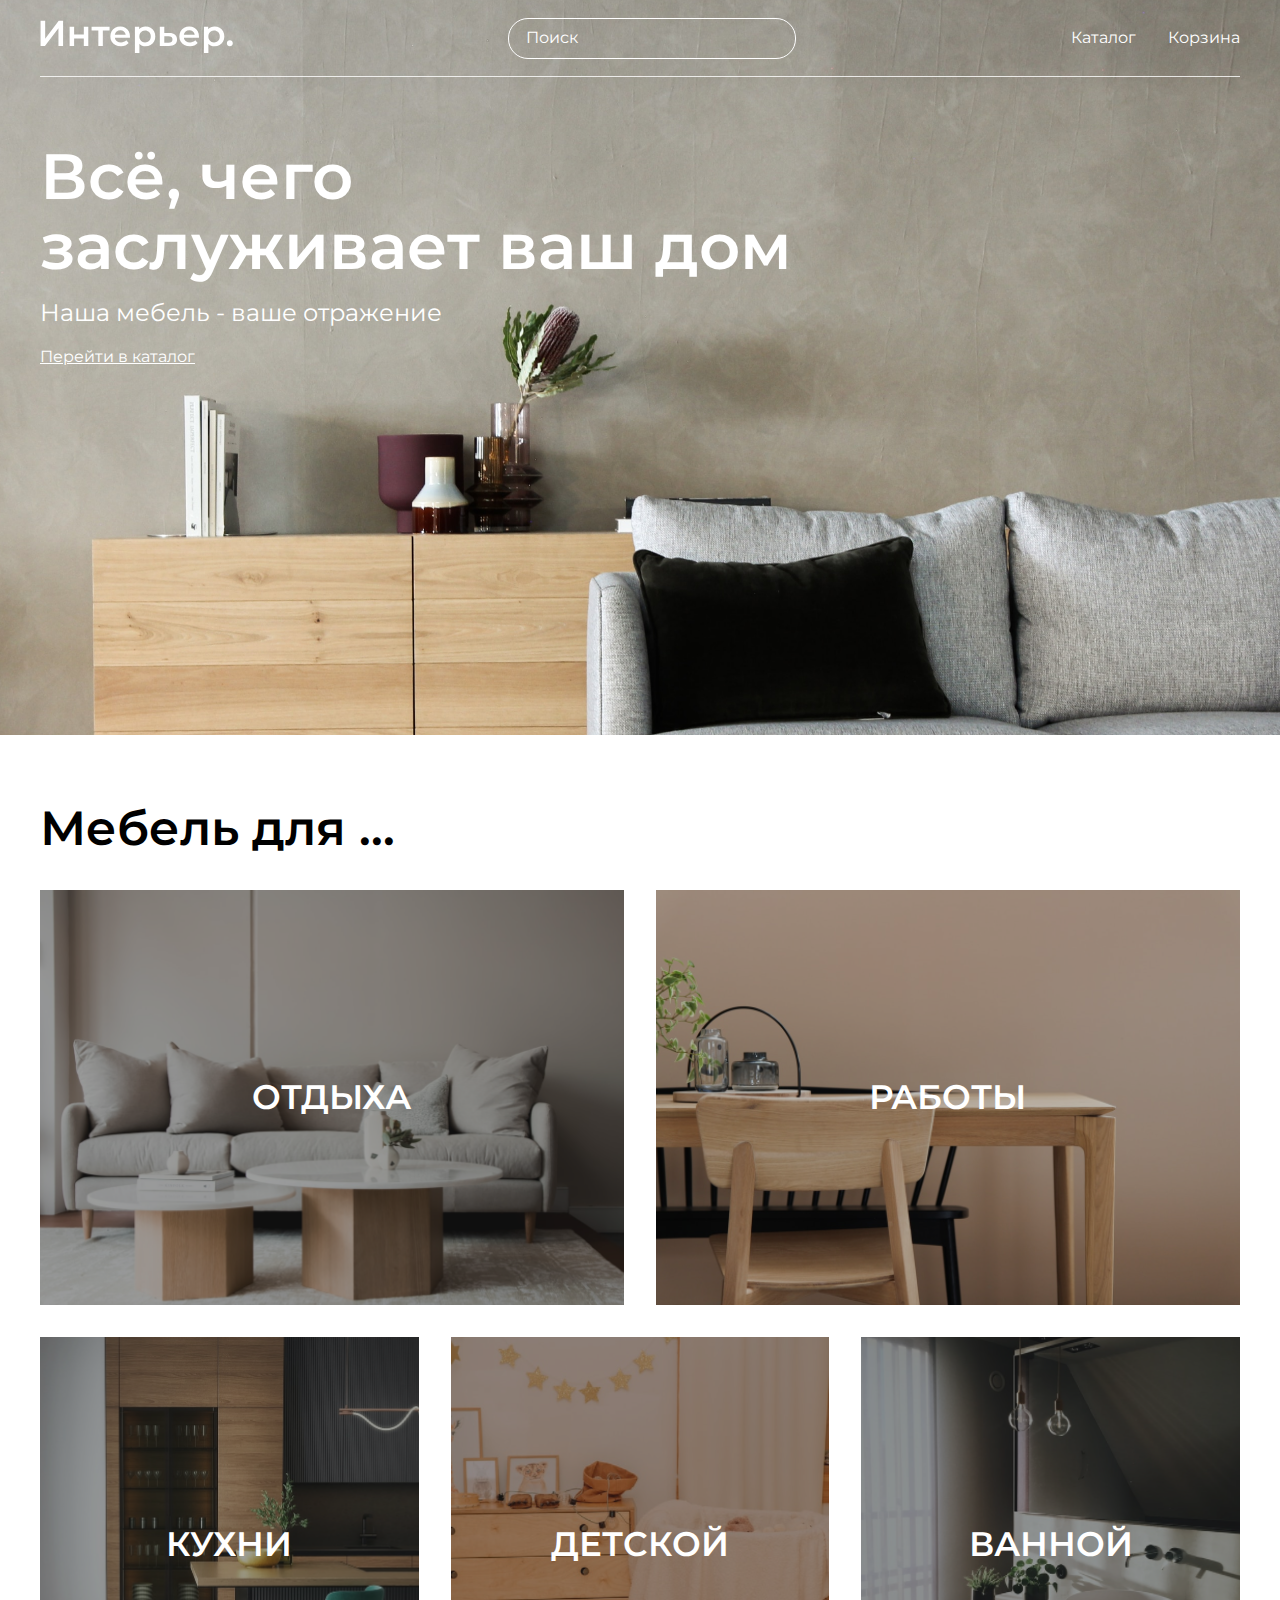
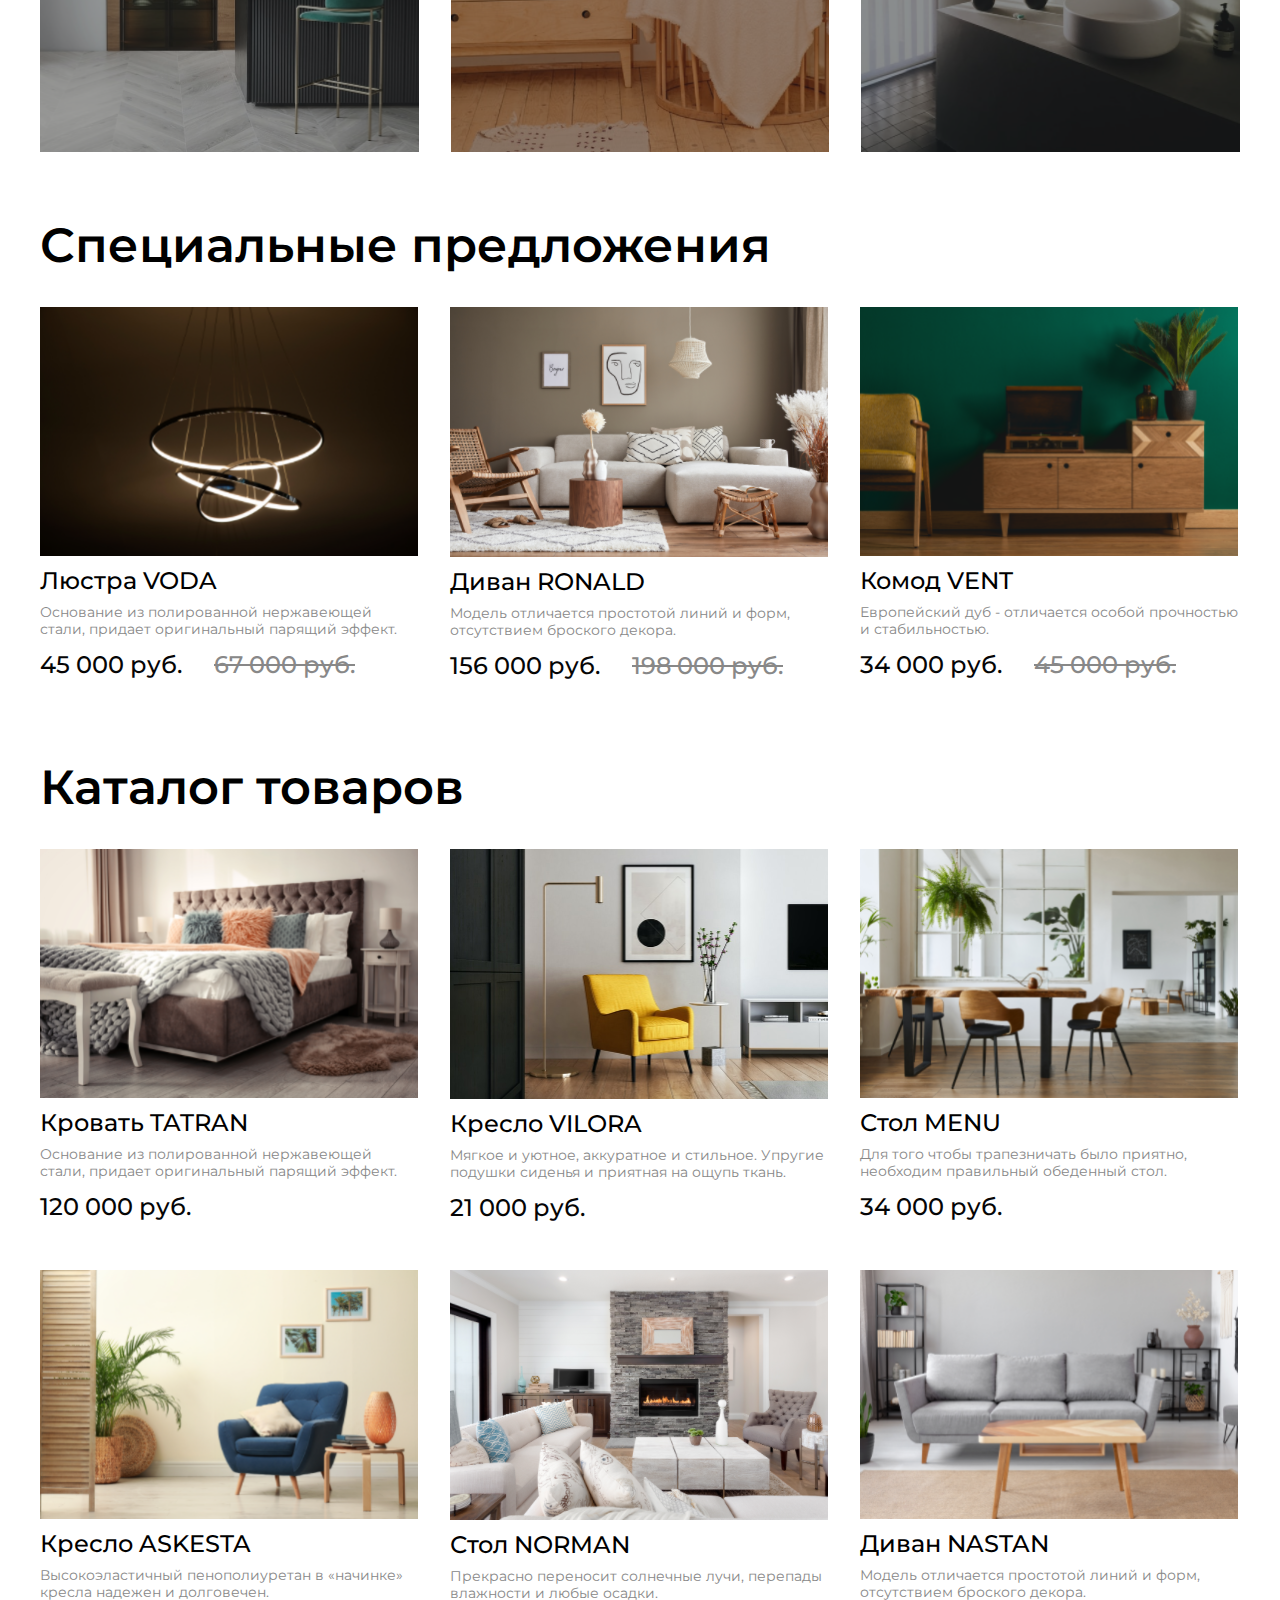
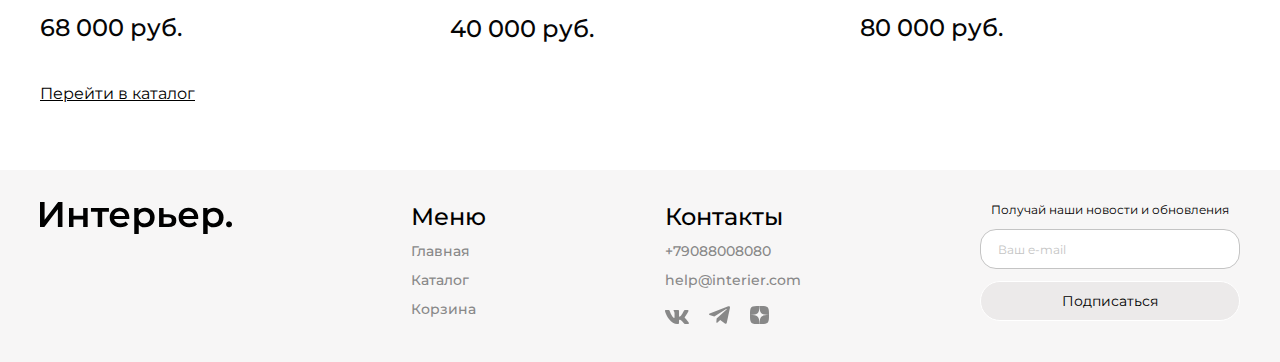
<file: index.html>
<!DOCTYPE html>
<html lang="en">

<head>
    <meta charset="UTF-8">
    <meta name="viewport" content="width=device-width, initial-scale=1.0">
    <title>Online shop</title>
    <link rel="preconnect" href="https://fonts.googleapis.com">
    <link rel="preconnect" href="https://fonts.gstatic.com" crossorigin>
    <link href="https://fonts.googleapis.com/css2?family=Montserrat:ital,wght@0,100..900;1,100..900&display=swap"
        rel="stylesheet">
    <link rel="stylesheet" href="./CSS/style.css">
</head>

<body>
    <section class="top top--main center">
        <header class="top__header">
            <a href="index.html"><img class="top__img" src="./images/logo.svg" alt="Логотип нашей компании"></a>
            <input class="top__search" type="text" placeholder="Поиск">
            <nav>
                <ul class="menu">
                    <li><a class="menu__links" href="catalog.html">Каталог</a></li>
                    <li class="menu__item">
                        <a class="menu__links" href="./cart.html">Корзина</a>
                        <div class="cart-window">
                            <div class="cart-window__bridge"></div>


                            <article class="cart-window__product">
                                <div class="cart-product">
                                    <div><img class="cart-product__img" src="./images/cart/product1.jpeg"
                                            alt="Стол MENU"></div>
                                    <div class="cart-product__description">
                                        <h2 class="cart-product__name">Стол MENU</h2>
                                        <p class="cart-product__price">34 000 руб.</p>
                                        <div class="cart-product__buttons">
                                            <button class="cart-product__button">Избранные</button>
                                            <button class="cart-product__button">Удалить</button>
                                        </div>
                                    </div>
                                </div>
                                <div class="cart-window__count-box">
                                    <input id="numberInput1" type="number" value="1" min="0" name="numberInput1"
                                        class="cart-window__count">



                                    <button class="cart-window__count-up" onclick="numberInput1.stepUp()">
                                        <img src="./images/cart/valueUp.svg" alt="value-up">
                                    </button>



                                    <button class="cart-window__count-down" onclick="numberInput1.stepDown()">
                                        <img src="./images/cart/valueDown.svg" alt="value-down">
                                    </button>
                                </div>
                            </article>
                            <!-- Второй продукт -->
                            <article class="cart-window__product up">
                                <div class="cart-product">
                                    <div><img class="cart-product__img" src="./images/cart/product2.jpeg"
                                            alt="Стол MENU"></div>
                                    <div class="cart-product__description">
                                        <h2 class="cart-product__name">Диван NASTAN</h2>
                                        <p class="cart-product__price">80 000 руб.</p>
                                        <div class="cart-product__buttons">
                                            <button class="cart-product__button">Избранные</button>
                                            <button class="cart-product__button">Удалить</button>
                                        </div>
                                    </div>
                                </div>
                                <div class="cart-window__count-box">
                                    <input id="numberInput2" type="number" value="1" min="0" name="numberInput1"
                                        class="cart-window__count">
                                    <button class="cart-window__count-up" onclick="numberInput2.stepUp()">
                                        <img src="./images/cart/valueUp.svg" alt="value-up">
                                    </button>
                                    <button class="cart-window__count-down" onclick="numberInput2.stepDown()">
                                        <img src="./images/cart/valueDown.svg" alt="value-down">
                                    </button>
                                </div>
                            </article>
                            <div class="cart-window__box">
                                <div class="cart-window__total">
                                    <p class="cart-window__total-heading">Итого:</p>
                                    <p class="cart-window__total-price">114 000 руб.</p>
                                </div>
                                <button class="cart-window__checkout">
                                    <a class="cart-window__checkout-link" href="cart.html">Оформить заказ</a>
                                </button>
                            </div>

                        </div>
                    </li>
                </ul>
            </nav>
            <div class="top__menu-mobile">
                <a href="index.html"><img src="./images/search.svg" alt="search"></a>
                <a href="catalog.html"><img src="./images/catalog.svg" alt="catalog"></a>
                <a href="cart.html"><img src="./images/cart.svg" alt="cart"></a>
            </div>
        </header>

        <!--Слоган магазина-->
        <section class="slogan">
            <h1 class="slogan__head">Всё, чего заслуживает ваш дом</h1>
            <p class="slogan__paragraphs">Наша мебель - ваше отражение</p>
            <a class="slogan__links-catalog" href="catalog.html">Перейти в каталог</a>
        </section>
    </section>

    <section class="for-box center">
        <h2 class="for-box__heading">Мебель для ...</h2>
        <div class="for-box__cards">

            <div class="for-box__item for-box__relax for-box__big">
                <a class="for-box__legend" href="#">ОТДЫХА</a>
            </div>

            <div class="for-box__item for-box__work for-box__big">
                <a class="for-box__legend" href="#">РАБОТЫ</a>
            </div>

            <div class="for-box__item for-box__kitchen">
                <a class="for-box__legend" href="#">КУХНИ</a>
            </div>

            <div class="for-box__item for-box__kids">
                <a class="for-box__legend" href="#">ДЕТСКОЙ</a>
            </div>

            <div class="for-box__item for-box__bathroom">
                <a class="for-box__legend" href="#">ВАННОЙ</a>
            </div>

        </div>
    </section>

    <!--Товар по акции-->
    <section class="product center">
        <h2 class="product__header-so">Специальные предложения</h2>
        <div class="product__content">
            <article class="product__box">
                <img class="product__img" src="./images/Rectangle22.png" alt="Фото товара">
                <a href="#" class="product__header">Люстра VODA</a>
                <p class="product__description">Основание из полированной нержавеющей стали, придает
                    оригинальный
                    парящий эффект.</p>
                <div class="product__price-box">
                    <p class="product__price">45 000 руб.</p>
                    <p class="product__old-price">67 000 руб.</p>
                </div>
                <div class="product__icons">
                    <a href="#"><img src="./images/catalog/basic_heart_outline.svg" alt=""></a>
                    <a href="#"><img src="./images/catalog/Group4.svg" alt=""></a>
                </div>
            </article>

            <article class="product__box">
                <img class="product__img" src="./images/Rectangle23.png" alt="Фото товара">
                <a href="#" class="product__header">Диван RONALD</a>
                <p class="product__description">Модель отличается простотой линий и форм, отсутствием
                    броского декора.
                </p>
                <div class="product__price-box">
                    <p class="product__price">156 000 руб.</p>
                    <p class="product__old-price">198 000 руб.</p>
                </div>
                <div class="product__icons">
                    <a href="#"><img src="./images/catalog/basic_heart_outline.svg" alt=""></a>
                    <a href="#"><img src="./images/catalog/Group4.svg" alt=""></a>
                </div>
            </article>

            <article class="product__box">
                <img class="product__img" src="./images/Rectangle24.png" alt="Фото товара">
                <a href="#" class="product__header">Комод VENT</a>
                <p class="product__description">Европейский дуб - отличается особой прочностью и
                    стабильностью.</p>
                <div class="product__price-box">
                    <p class="product__price">34 000 руб.</p>
                    <p class="product__old-price">45 000 руб.</p>
                </div>
                <div class="product__icons">
                    <a href="#"><img src="./images/catalog/basic_heart_outline.svg" alt=""></a>
                    <a href="#"><img src="./images/catalog/Group4.svg" alt=""></a>
                </div>
            </article>

        </div>
    </section>

    <!-- Каталог товаров -->
    <section class="product center">
        <h2 class="product__header-catalog">Каталог товаров</h2>
        <div class="product__content">

            <article class="product__box">
                <img class="product__img" src="./images/Catalog1.png" alt="Фото товара">
                <a href="#" class="product__header">Кровать TATRAN</a>
                <p class="product__description">Основание из полированной нержавеющей стали, придает
                    оригинальный
                    парящий эффект.</p>
                <p class="product__price">120 000 руб.</p>
                <div class="product__icons">
                    <a href="#"><img src="./images/catalog/basic_heart_outline.svg" alt=""></a>
                    <a href="#"><img src="./images/catalog/Group4.svg" alt=""></a>
                </div>
            </article>

            <article class="product__box">
                <img class="product__img" src="./images/Catalog2.png" alt="Фото товара">
                <a href="#" class="product__header">Кресло VILORA</a>
                <p class="product__description">Мягкое и уютное, аккуратное и стильное. Упругие подушки
                    сиденья и
                    приятная на ощупь ткань.</p>
                <p class="product__price">21 000 руб.</p>
                <div class="product__icons">
                    <a href="#"><img src="./images/catalog/basic_heart_outline.svg" alt=""></a>
                    <a href="#"><img src="./images/catalog/Group4.svg" alt=""></a>
                </div>
            </article>

            <article class="product__box">
                <img class="product__img" src="./images/Catalog3.png" alt="Фото товара">
                <a href="#" class="product__header">Стол MENU</a>
                <p class="product__description">Для того чтобы трапезничать было приятно, необходим
                    правильный обеденный
                    стол.</p>
                <p class="product__price">34 000 руб.</p>
                <div class="product__icons">
                    <a href="#"><img src="./images/catalog/basic_heart_outline.svg" alt=""></a>
                    <a href="#"><img src="./images/catalog/Group4.svg" alt=""></a>
                </div>
            </article>

            <article class="product__box">
                <img class="product__img" src="./images/Catalog4.png" alt="Фото товара">
                <a href="#" class="product__header">Кресло ASKESTA</a>
                <p class="product__description">Высокоэластичный пенополиуретан в «начинке» кресла надежен
                    и долговечен.
                </p>
                <p class="product__price">68 000 руб.</p>
                <div class="product__icons">
                    <a href="#"><img src="./images/catalog/basic_heart_outline.svg" alt=""></a>
                    <a href="#"><img src="./images/catalog/Group4.svg" alt=""></a>
                </div>
            </article>

            <article class="product__box">
                <img class="product__img" src="./images/Catalog5.png" alt="Фото товара">
                <a href="#" class="product__header">Стол NORMAN</a>
                <p class="product__description">Прекрасно переносит солнечные лучи, перепады влажности и
                    любые осадки.
                </p>
                <p class="product__price">40 000 руб.</p>
                <div class="product__icons">
                    <a href="#"><img src="./images/catalog/basic_heart_outline.svg" alt=""></a>
                    <a href="#"><img src="./images/catalog/Group4.svg" alt=""></a>
                </div>
            </article>

            <article class="product__box">
                <img class="product__img" src="./images/Catalog6.png" alt="Фото товара">
                <a href="#" class="product__header">Диван NASTAN</a>
                <p class="product__description">Модель отличается простотой линий и форм, отсутствием
                    броского декора.
                </p>
                <p class="product__price">80 000 руб.</p>
                <div class="product__icons">
                    <a href="#"><img src="./images/catalog/basic_heart_outline.svg" alt=""></a>
                    <a href="#"><img src="./images/catalog/Group4.svg" alt=""></a>
                </div>
            </article>
        </div>
    </section>

    <section class="linksBox center">
        <a class="linksBox__catalog-link" href="catalog.html">Перейти в каталог</a>
    </section>

    <footer class="footer center">
        <a class="footer__img-link" href="index.html">
            <img class="footer__img" src="./images/Logo-footer.svg" alt="Логотип нашей компании">
        </a>
        <section class="footer__menu">
            <h3 class="footer__header">Меню</h3>
            <nav>
                <ul class="footer__menu">
                    <li><a class="internal-links" href="./index.html">Главная</a></li>
                    <li><a class="internal-links" href="./catalog.html">Каталог</a></li>
                    <li><a class="internal-links" href="./cart.html">Корзина</a></li>
                </ul>
            </nav>
        </section>
        <!--Ссылки на контакты-->
        <section class="footer__contacts">
            <h4 class="footer__logo">Контакты</h4>
            <a class="footer__support" href="tel:+79088008080">+79088008080</a>
            <a class="footer__support" href="mailto:help@interier.com">help@interier.com</a>
            <div class="footer__links">
                <a class="footer__logo" href="./images/vk.svg">
                    <img class="footer__imgVk" src="./images/vk.svg" alt="Логотип Вконтакте">
                </a>
                <a class="footer__logo" href="./images/telegram.svg">
                    <img class="footer__imgTe" src="./images/telegram.svg" alt="Логотип Телеграмм">
                </a>
                <a class="footer__logo" href="./images/dzen.svg">
                    <img class="footer__imgYa" src="./images/dzen.svg" alt="Логотип Яндекс Дзен">
                </a>
            </div>
        </section>

        <section>
            <form class="news">
                <p class="news__header">Получай наши новости и обновления</p>
                <input class="news__input-email" type="email" placeholder="Ваш e-mail">
                <button class="news__subscribe-button" type="submit">Подписаться</button>
            </form>
        </section>
    </footer>
</body>

</html>
</file>
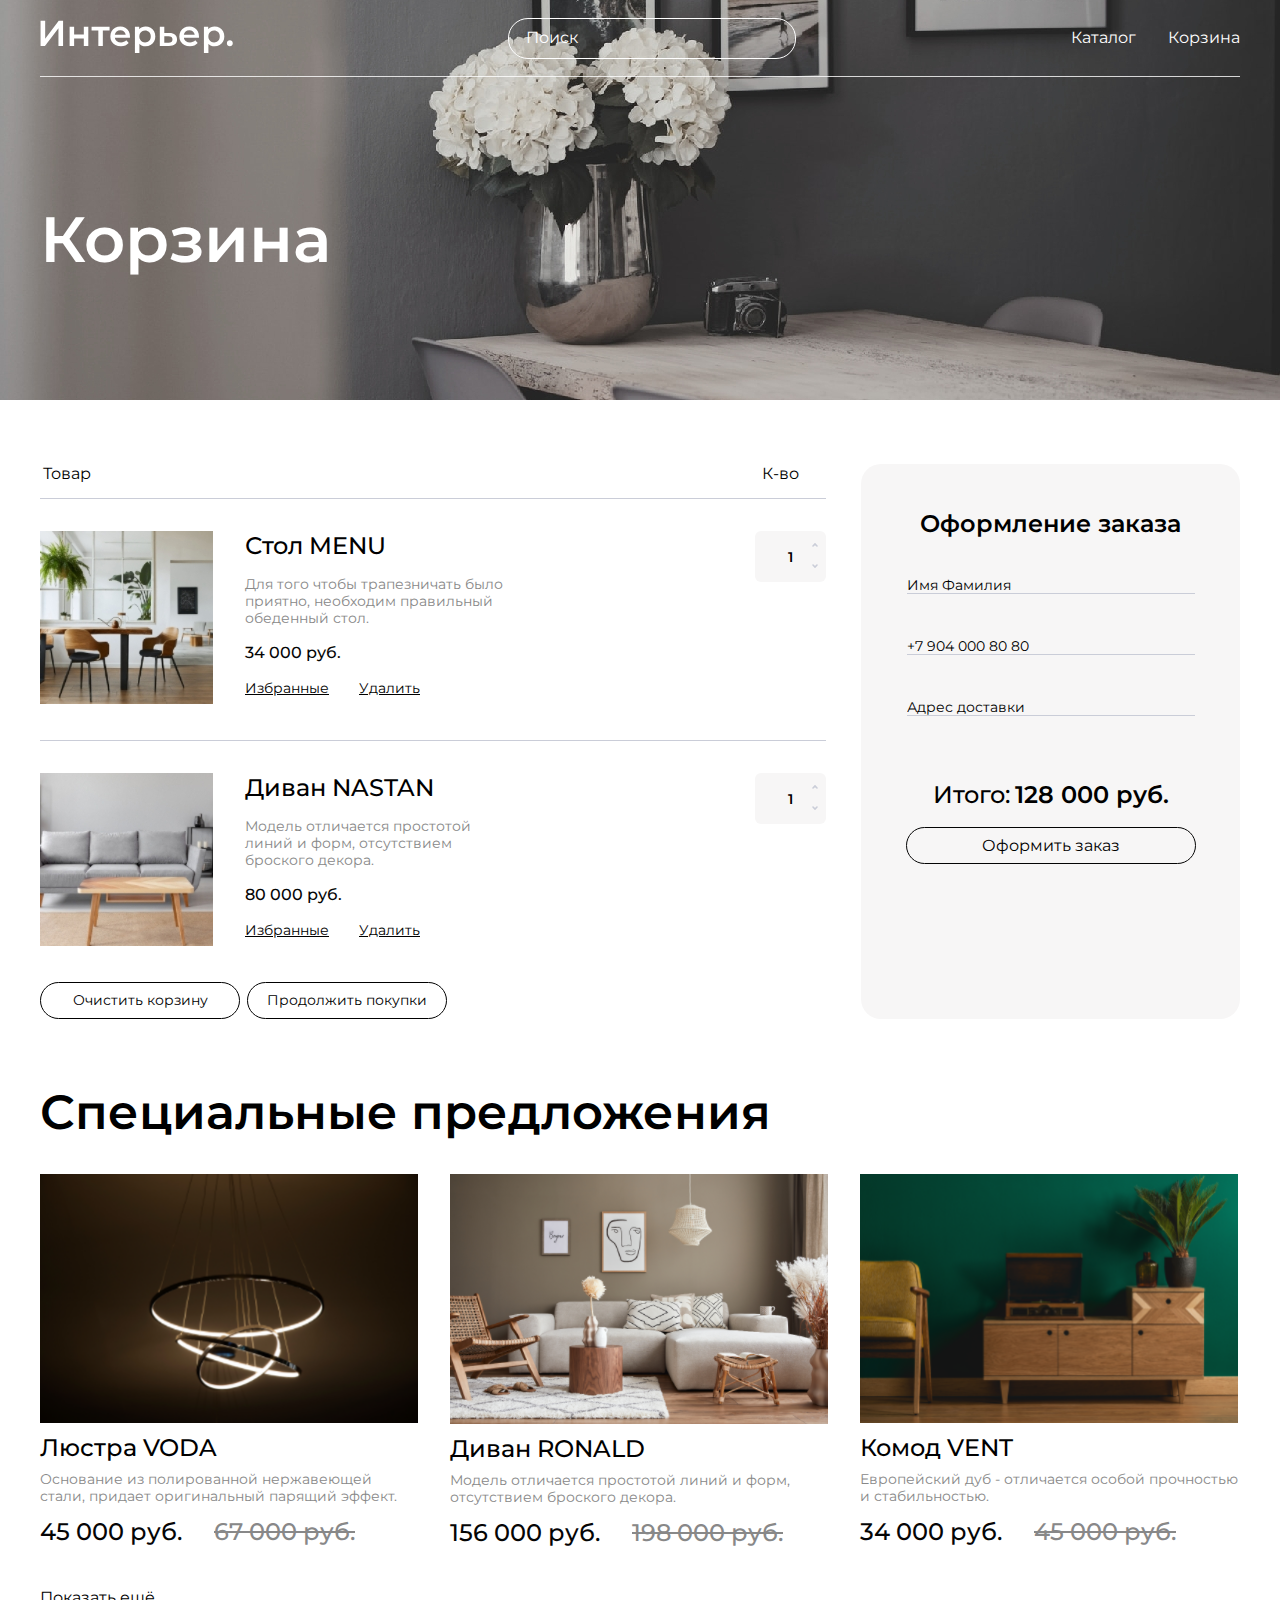
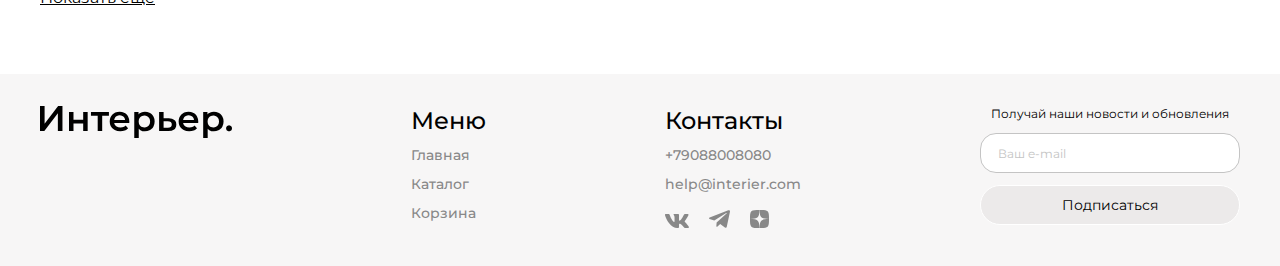
<file: cart.html>
<!DOCTYPE html>
<html lang="en">

<head>
    <meta charset="UTF-8">
    <meta name="viewport" content="width=device-width, initial-scale=1.0">
    <title>Cart</title>
    <link rel="preconnect" href="https://fonts.googleapis.com">
    <link rel="preconnect" href="https://fonts.gstatic.com" crossorigin>
    <link href="https://fonts.googleapis.com/css2?family=Montserrat:ital,wght@0,100..900;1,100..900&display=swap"
        rel="stylesheet">
    <link rel="stylesheet" href="./CSS/style.css">
</head>

<body>
    <section class="top top--cart center">

        <header class="top__header">
            <a href="index.html"><img class="top__img" src="./images/logo.svg" alt="Логотип нашей компании"></a>

            <input class="top__search" type="text" placeholder="Поиск">

            <nav>
                <ul class="menu">
                    <li><a class="menu__links" href="catalog.html">Каталог</a></li>
                    <li><a class="menu__links" href="cart.html">Корзина</a></li>
                </ul>
            </nav>
            <div class="top__menu-mobile">
                <a href="index.html"><img src="./images/search.svg" alt="search"></a>

                <a href="catalog.html"><img src="./images/catalog.svg" alt="catalog"></a>

                <a href="cart.html"><img src="./images/cart.svg" alt="cart"></a>
            </div>
        </header>
        <h1 class="slogan__head ct">Корзина</h1>
    </section>

    <section class="cart-body center">
        <div class="cart">
            <div class="cart__heading-top">
                <p class="cart__text">Товар</p>
                <p class="cart__text">К-во</p>
            </div>
            <article class="cart__product up">
                <div class="cart__box">
                    <div class="cart__img"><img src="./images/cart/product1.jpeg" alt=""></div>

                    <div class="cart__description">
                        <h2 class="cart__heading">Стол MENU</h2>
                        <p class="cart__info">Для того чтобы трапезничать было приятно,
                            необходим правильный обеденный стол.</p>
                        <p class="cart__price">34 000 руб.</p>
                        <div class="cart__button-box-product">
                            <button class="cart__button-product">Избранные</button>
                            <button class="cart__button-product">Удалить</button>

                        </div>
                    </div>
                </div>
                <div class="cart__count-box">
                    <input id="numberInput1" type="number" value="1" min="0" name="numberInput1" class="cart__count">
                    <button class="cart__imgup" onclick="numberInput1.stepUp()"><img src="./images/cart/valueUp.svg"
                            alt="vlue-up"></button>
                    <button class="cart__imgdown" onclick="numberInput1.stepDown()"><img
                            src="./images/cart/valueDown.svg" alt="value-down"></button>
                </div>
            </article>

            <article class="cart__product up">
                <div class="cart__box">
                    <div class="cart__img"><img src="./images/cart/product2.jpeg" alt=""></div>

                    <div class="cart__description">
                        <h2 class="cart__heading">Диван NASTAN</h2>
                        <p class="cart__info">Модель отличается простотой линий и форм,
                            отсутствием броского декора.</p>
                        <p class="cart__price">80 000 руб.</p>
                        <div class="cart__button-box-product">
                            <button class="cart__button-product">Избранные</button>
                            <button class="cart__button-product">Удалить</button>
                        </div>
                    </div>

                </div>
                <div class="cart__count-box">
                    <input id="numberInput2" type="number" value="1" min="0" name="numberInput2" class="cart__count">
                    <button class="cart__imgup" onclick="numberInput2.stepUp()"><img src="./images/cart/valueUp.svg"
                            alt="vlue-up"></button>
                    <button class="cart__imgdown" onclick="numberInput2.stepDown()"><img
                            src="./images/cart/valueDown.svg" alt="value-down"></button>
                </div>
            </article>
            <div class="cart__button-box">

                <button class="cart__button" type="reset">Очистить корзину</button>

                <button class="cart__button">
                    <a class="cart__link" href="catalog.html">Продолжить покупки</a>
                </button>
            </div>
        </div>



        <form class="user-form" name="user-form" method="get">
            <h3 class="user-form__heading">Оформление заказа</h3>
            <div class="user-form__box">
                <input class="user-form__box__info" type="text" placeholder="Имя Фамилия">
                <input class="user-form__box__info" type="tel" placeholder="+7 904 000 80 80">
                <input class="user-form__box__info" type="text" placeholder="Адрес доставки">
            </div>
            <div class="user-form__price-box">
                <p class="user-form__price-box__total">Итого:</p>
                <p class="user-form__price-box__price">128 000 руб.</p>
            </div>
            <button class="user-form__button" type="submit">Оформить заказ</button>
        </form>
    </section>


    <section class="product center">
        <h2 class="product__header-so">Специальные предложения</h2>
        <div class="product__content">
            <article class="product__box">
                <img class="product__img" src="./images/Rectangle22.png" alt="Фото товара">
                <a href="#" class="product__header">Люстра VODA</a>
                <p class="product__description">Основание из полированной нержавеющей стали, придает
                    оригинальный
                    парящий эффект.</p>
                <div class="product__price-box">
                    <p class="product__price">45 000 руб.</p>
                    <p class="product__old-price">67 000 руб.</p>
                </div>
                <div class="product__icons">
                    <a href="#"><img src="./images/catalog/basic_heart_outline.svg" alt=""></a>
                    <a href="#"><img src="./images/catalog/Group4.svg" alt=""></a>
                </div>
            </article>

            <article class="product__box">
                <img class="product__img" src="./images/Rectangle23.png" alt="Фото товара">
                <a href="#" class="product__header">Диван RONALD</a>
                <p class="product__description">Модель отличается простотой линий и форм, отсутствием
                    броского декора.
                </p>
                <div class="product__price-box">
                    <p class="product__price">156 000 руб.</p>
                    <p class="product__old-price">198 000 руб.</p>
                </div>
                <div class="product__icons">
                    <a href="#"><img src="./images/catalog/basic_heart_outline.svg" alt=""></a>
                    <a href="#"><img src="./images/catalog/Group4.svg" alt=""></a>
                </div>
            </article>

            <article class="product__box">
                <img class="product__img" src="./images/Rectangle24.png" alt="Фото товара">
                <a href="#" class="product__header">Комод VENT</a>
                <p class="product__description">Европейский дуб - отличается особой прочностью и
                    стабильностью.</p>
                <div class="product__price-box">
                    <p class="product__price">34 000 руб.</p>
                    <p class="product__old-price">45 000 руб.</p>
                </div>
                <div class="product__icons">
                    <a href="#"><img src="./images/catalog/basic_heart_outline.svg" alt=""></a>
                    <a href="#"><img src="./images/catalog/Group4.svg" alt=""></a>
                </div>
            </article>

        </div>
    </section>

    <section class="linksBox center">
        <a class="linksBox__catalog-link" href="#">Показать ещё</a>
    </section>

    <footer class="footer center">
        <a class="footer__img-link" href="index.html">
            <img class="footer__img" src="./images/Logo-footer.svg" alt="Логотип нашей компании">
        </a>
        <section class="footer__menu">
            <h3 class="footer__header">Меню</h3>
            <nav>
                <ul class="footer__menu">
                    <li><a class="internal-links" href="./index.html">Главная</a></li>
                    <li><a class="internal-links" href="./catalog.html">Каталог</a></li>
                    <li><a class="internal-links" href="./cart.html">Корзина</a></li>
                </ul>
            </nav>
        </section>
        <!--Ссылки на контакты-->
        <section class="footer__contacts">
            <h4 class="footer__logo">Контакты</h4>
            <a class="footer__support" href="tel:+79088008080">+79088008080</a>
            <a class="footer__support" href="mailto:help@interier.com">help@interier.com</a>
            <div class="footer__links">
                <a class="footer__logo" href="./images/vk.svg">
                    <img class="footer__imgVk" src="./images/vk.svg" alt="Логотип Вконтакте">
                </a>
                <a class="footer__logo" href="./images/telegram.svg">
                    <img class="footer__imgTe" src="./images/telegram.svg" alt="Логотип Телеграмм">
                </a>
                <a class="footer__logo" href="./images/dzen.svg">
                    <img class="footer__imgYa" src="./images/dzen.svg" alt="Логотип Яндекс Дзен">
                </a>
            </div>
        </section>

        <section>
            <form class="news">
                <p class="news__header">Получай наши новости и обновления</p>
                <input class="news__input-email" type="email" placeholder="Ваш e-mail">
                <button class="news__subscribe-button" type="submit">Подписаться</button>
            </form>
        </section>
    </footer>
</body>

</html>
</file>
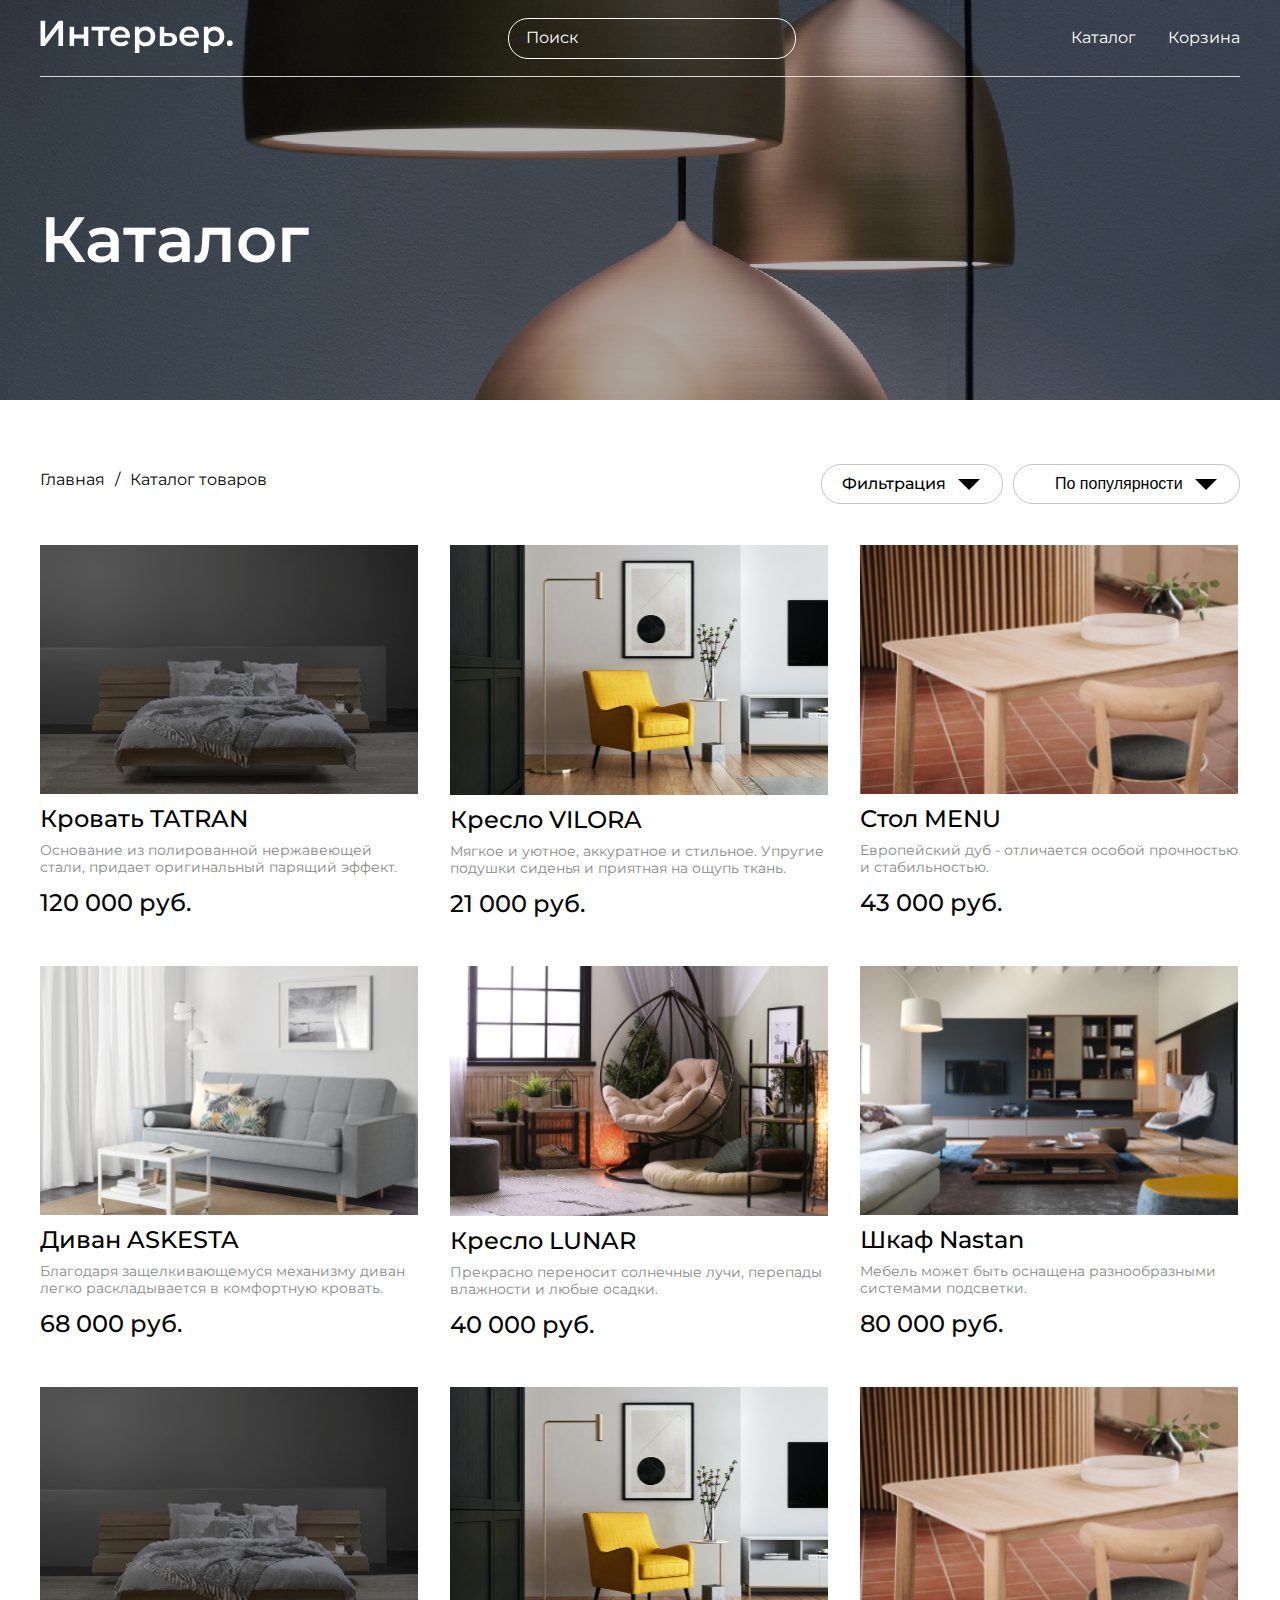
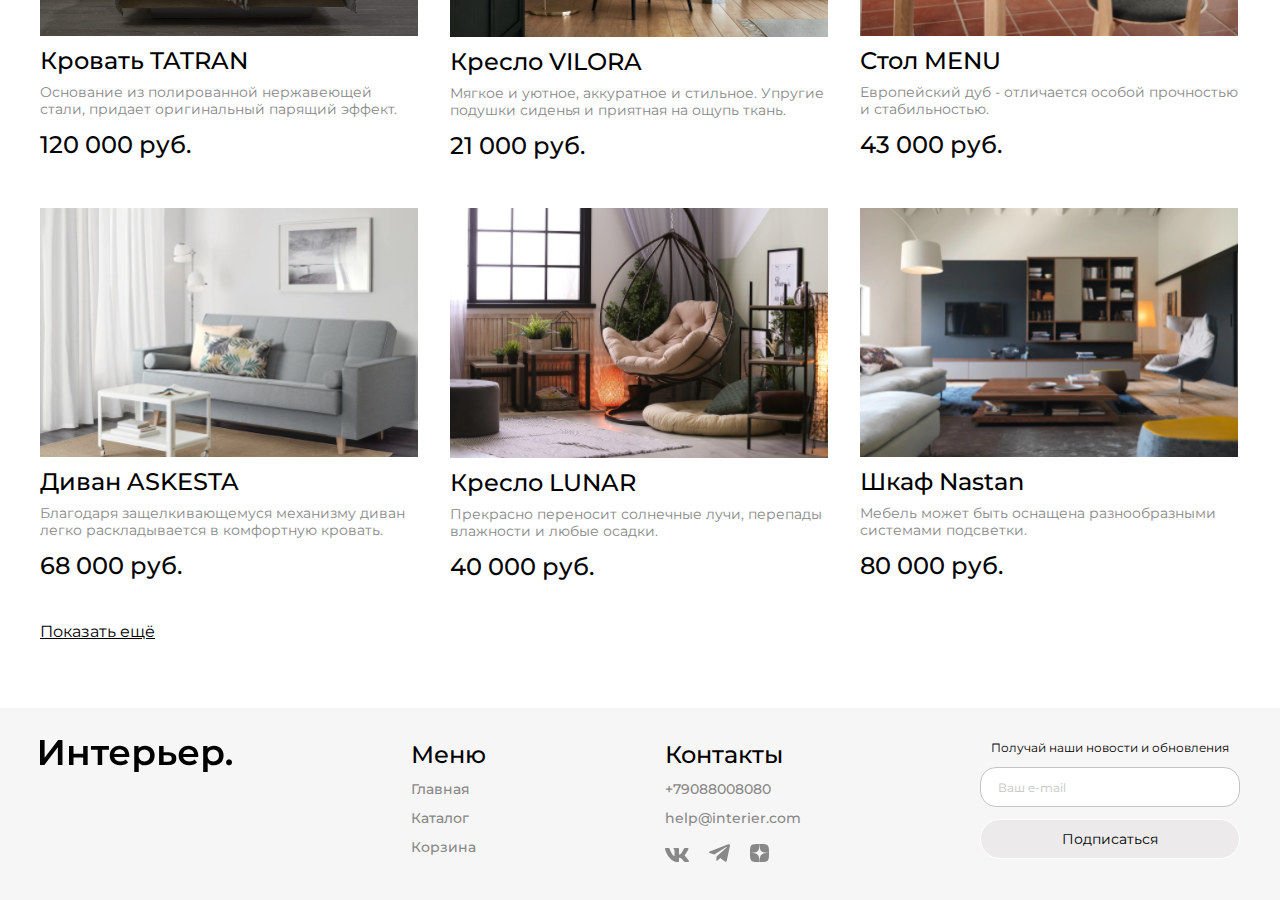
<file: catalog.html>
<!DOCTYPE html>
<html lang="en">

<head>
    <meta charset="UTF-8">
    <meta name="viewport" content="width=device-width, initial-scale=1.0">
    <title>Catalog</title>
    <link rel="preconnect" href="https://fonts.googleapis.com">
    <link rel="preconnect" href="https://fonts.gstatic.com" crossorigin>
    <link href="https://fonts.googleapis.com/css2?family=Montserrat:ital,wght@0,100..900;1,100..900&display=swap"
        rel="stylesheet">
    <link rel="stylesheet" href="./CSS/style.css">
</head>

<body>
    <section class="top top--catalog center">
        <header class="top__header">
            <a href="index.html"><img class="top__img" src="./images/logo.svg" alt="Логотип нашей компании"></a>

            <input class="top__search" type="text" placeholder="Поиск">

            <nav>
                <ul class="menu">
                    <li><a class="menu__links" href="catalog.html">Каталог</a></li>
                    <li><a class="menu__links" href="./cart.html">Корзина</a></li>
                </ul>
            </nav>
            <div class="top__menu-mobile">
                <a href="index.html"><img src="./images/search.svg" alt="search"></a>

                <a href="catalog.html"><img src="./images/catalog.svg" alt="catalog"></a>

                <a href="cart.html"><img src="./images/cart.svg" alt="cart"></a>
            </div>
        </header>
        <h1 class="slogan__head ct">Каталог</h1>
    </section>

    <section class="center">
        <nav class="catalog">
            <ul class="catalog__menu">
                <li><a class="catalog__link" href="./index.html">Главная</a></li>
                <li><a class="catalog__link deactivated" href="#">/</a></li>
                <li><a class="catalog__link" href="./catalog.html">Каталог товаров</a></li>
            </ul>

            <div class="catalog__filters">
                <form class="catalog__filter" action="#" method="get">
                    <button class="catalog__select" id="filter" name="filter">
                        Фильтрация
                    </button>
                </form>
                <form class="catalog__filter catalog__filter--popular" action="#">
                    <select class="catalog__select" id="filter-popular" name="filter-popular">
                        <option class="catalog__select-item" value="new">Сперва новые</option>
                        <option class="catalog__select-item" value="old">Сперва старые</option>
                        <option selected class="catalog__select-item" value="popular">По популярности</option>
                    </select>
                </form>

                <form class="invisible" action="#" method="get">
                    <div class="catalog__form-left">
                        <fieldset class="catalog__fieldset">
                            <legend class="catalog__legend catalog__legend--delivery">Срок доставки</legend>
                            <div class="catalog__radio-group">
                                <input class="catalog__radio-input" type="radio" id="no-important" name="delivery-time">
                                <label class="catalog__radio-label" for="no-important">Неважно</label>
                            </div>
                            <div class="catalog__radio-group">
                                <input class="catalog__radio-input" type="radio" id="today" name="delivery-time">
                                <label class="catalog__radio-label" for="today">Сегодня</label>
                            </div>
                            <div class="catalog__radio-group">
                                <input class="catalog__radio-input" type="radio" id="tomorrow" name="delivery-time">
                                <label class="catalog__radio-label" for="tomorrow">Завтра</label>
                            </div>
                            <div class="catalog__radio-group">
                                <input class="catalog__radio-input" type="radio" id="3days" name="delivery-time">
                                <label class="catalog__radio-label" for="3days">До 3 дней</label>
                            </div>
                            <div class="catalog__radio-group">
                                <input class="catalog__radio-input" type="radio" id="7days" name="delivery-time">
                                <label class="catalog__radio-label" for="7days">До 7 дней</label>
                            </div>
                        </fieldset>

                        <fieldset class="catalog__fieldset-prise">
                            <legend class="catalog__legend catalog__legend--price">Цена</legend>
                            <p class="catalog__price-range">
                                от
                                <output class="catalog__price-value" name="min"
                                    oninput="this.form.min-price.value ;this.value">0</output>
                                руб.&nbsp;&nbsp;&nbsp;&nbsp;&nbsp;до
                                <output class="catalog__price-value" name="max"
                                    oninput="this.form.max-price.value ;this.value">100000</output>
                                руб.
                            </p>
                            <div class="catalog__range-box">

                                <input oninput="this.form.min.value=this.value" class="catalog__range-input min"
                                    type="range" min="0" max="100000" value="0" id="min-price" name="min-price"
                                    step="500">

                                <input oninput="this.form.max.value=this.value" class="catalog__range-input max"
                                    type="range" min="0" max="100000" value="100000" id="max-price" name="max-price"
                                    step="500">
                            </div>
                        </fieldset>

                        <fieldset class="catalog__fielsed-color">
                            <legend class="catalog__legend catalog__legend--color">Цвет</legend>
                            <div class="catalog__color-box">
                                <div class="catalog__color">
                                    <input class="catalog__color-input-white" type="checkbox" name="white" id="white">
                                    <label class="catalog__color-label-white" for="white"></label>
                                </div>
                                <div class="catalog__color">
                                    <input class="catalog__color-input-black" type="checkbox" name="black" id="black">
                                    <label class="catalog__color-label-black" for="black"></label>
                                </div>
                                <div class="catalog__color">
                                    <input class="catalog__color-input-gray" type="checkbox" name="grey" id="grey">
                                    <label class="catalog__color-label-gray" for="grey"></label>
                                </div>
                                <div class="catalog__color">
                                    <input class="catalog__color-input-red" type="checkbox" name="red" id="red">
                                    <label class="catalog__color-label-red" for="red"></label>
                                </div>
                                <div class="catalog__color">
                                    <input class="catalog__color-input-orange" type="checkbox" name="orange"
                                        id="orange">
                                    <label class="catalog__color-label-orange" for="orange"></label>
                                </div>
                                <div class="catalog__color">
                                    <input class="catalog__color-input-yellow" type="checkbox" name="yellow"
                                        id="yellow">
                                    <label class="catalog__color-label-yellow" for="yellow"></label>
                                </div>
                                <div class="catalog__color">
                                    <input class="catalog__color-input-green" type="checkbox" name="green" id="green">
                                    <label class="catalog__color-label-green" for="green"></label>
                                </div>
                                <div class="catalog__color">
                                    <input class="catalog__color-input-light-green" type="checkbox" name="light-green"
                                        id="light-green">
                                    <label class="catalog__color-label-light-green" for="light-green"></label>
                                </div>
                                <div class="catalog__color">
                                    <input class="catalog__color-input-light-blue" type="checkbox" name="light-blue"
                                        id="light-blue">
                                    <label class="catalog__color-label-light-blue" for="light-blue"></label>
                                </div>
                                <div class="catalog__color">
                                    <input class="catalog__color-input-blue" type="checkbox" name="blue" id="blue">
                                    <label class="catalog__color-label-blue" for="blue"></label>
                                </div>
                                <div class="catalog__color">
                                    <input class="catalog__color-input-light-purple" type="checkbox" name="light-purple"
                                        id="light-purple">
                                    <label class="catalog__color-label-light-purple" for="light-purple"></label>
                                </div>
                                <div class="catalog__color">
                                    <input class="catalog__color-input-purple" type="checkbox" name="purple"
                                        id="purple">
                                    <label class="catalog__color-label-purple" for="purple"></label>
                                </div>
                                <div class="catalog__color">
                                    <input class="catalog__color-input-light-pink" type="checkbox" name="light-pink"
                                        id="light-pink">
                                    <label class="catalog__color-label-light-pink" for="light-pink"></label>
                                </div>
                                <div class="catalog__color">
                                    <input class="catalog__color-input-pink" type="checkbox" name="pink" id="pink">
                                    <label class="catalog__color-label-pink" for="pink"></label>
                                </div>
                            </div>
                        </fieldset>
                    </div>

                    <div class="catalog__form-right">
                        <fieldset class="catalog__fieldset-rooms">
                            <legend class="catalog__legend">Тип комнаты</legend>
                            <div class="catalog__room-box">
                                <div class="catalog__room">
                                    <input class="catalog__room-input-kitchen" type="checkbox" name="kitchen"
                                        id="kitchen">
                                    <label class="catalog__room-label-kitchen" for="kitchen">кухня и столовая</label>
                                </div>
                                <div class="catalog__room">
                                    <input class="catalog__room-input-bathroom" type="checkbox" name="bathroom"
                                        id="bathroom">
                                    <label class="catalog__room-label-bathroom" for="bathroom">ванная комната</label>
                                </div>
                                <div class="catalog__room">
                                    <input class="catalog__room-input-children" type="checkbox" name="children"
                                        id="children">
                                    <label class="catalog__room-label-children" for="children">детская комната</label>
                                </div>
                                <div class="catalog__room">
                                    <input class="catalog__room-input-office" type="checkbox" name="office" id="office">
                                    <label class="catalog__room-label-office" for="office">домашний офис</label>
                                </div>
                                <div class="catalog__room">
                                    <input class="catalog__room-input-living" type="checkbox" name="living" id="living">
                                    <label class="catalog__room-label-living" for="living">гостиная</label>
                                </div>
                                <div class="catalog__room">
                                    <input class="catalog__room-input-hallway" type="checkbox" name="hallway"
                                        id="hallway">
                                    <label class="catalog__room-label-hallway" for="hallway">прихожая</label>
                                </div>
                                <div class="catalog__room">
                                    <input class="catalog__room-input-bedroom" type="checkbox" name="bedroom"
                                        id="bedroom">
                                    <label class="catalog__room-label-bedroom" for="bedroom">спальня</label>
                                </div>
                                <div class="catalog__room">
                                    <input class="catalog__room-input-wardrobe" type="checkbox" name="wardrobe"
                                        id="wardrobe">
                                    <label class="catalog__room-label-wardrobe" for="wardrobe">гардероб</label>
                                </div>
                                <div class="catalog__room">
                                    <input class="catalog__room-input-cottage" type="checkbox" name="cottage"
                                        id="cottage">
                                    <label class="catalog__room-label-cottage" for="cottage">дача</label>
                                </div>
                                <div class="catalog__room">
                                    <input class="catalog__room-input-lighting" type="checkbox" name="lighting"
                                        id="lighting">
                                    <label class="catalog__room-label-lighting" for="lighting">освещение</label>
                                </div>
                            </div>
                        </fieldset>
                        <button class="catalog__button" type="submit">Применить</button>
                    </div>
                </form>
            </div>
        </nav>
    </section>

    <section class="product center">
        <div class="product__content">

            <article class="product__box">
                <img class="product__img" src="./images/catalog/Product1.png" alt="Фото товара">
                <a href="#" class="product__header">Кровать TATRAN</a>
                <p class="product__description">Основание из полированной нержавеющей стали, придает
                    оригинальный парящий эффект.</p>
                <div class="product__price-box">
                    <p class="product__price">120 000 руб.</p>
                </div>
                <div class="product__icons">
                    <a href="#"><img src="./images/catalog/basic_heart_outline.svg" alt=""></a>
                    <a href="#"><img src="./images/catalog/Group4.svg" alt=""></a>
                </div>
            </article>


            <article class="product__box">
                <img class="product__img" src="./images/catalog/Product2.png" alt="Фото товара">
                <a href="#" class="product__header">Кресло VILORA</a>
                <p class="product__description">Мягкое и уютное, аккуратное и стильное. Упругие подушки
                    сиденья и приятная на ощупь ткань. </p>
                <div class="product__price-box">
                    <p class="product__price">21 000 руб.</p>
                </div>
                <div class="product__icons">
                    <a href="#"><img src="./images/catalog/basic_heart_outline.svg" alt=""></a>
                    <a href="#"><img src="./images/catalog/Group4.svg" alt=""></a>
                </div>
            </article>

            <article class="product__box">
                <img class="product__img" src="./images/catalog/Product3.png" alt="Фото товара">
                <a href="#" class="product__header">Стол MENU</a>
                <p class="product__description">Европейский дуб - отличается особой прочностью и
                    стабильностью.</p>
                <div class="product__price-box">
                    <p class="product__price">43 000 руб.</p>
                </div>
                <div class="product__icons">
                    <a href="#"><img src="./images/catalog/basic_heart_outline.svg" alt=""></a>
                    <a href="#"><img src="./images/catalog/Group4.svg" alt=""></a>
                </div>
            </article>

            <article class="product__box">
                <img class="product__img" src="./images/catalog/Product4.png" alt="Фото товара">
                <a href="#" class="product__header">Диван ASKESTA</a>
                <p class="product__description">Благодаря защелкивающемуся механизму диван легко
                    раскладывается в комфортную кровать.</p>
                <div class="product__price-box">
                    <p class="product__price">68 000 руб.</p>
                </div>
                <div class="product__icons">
                    <a href="#"><img src="./images/catalog/basic_heart_outline.svg" alt=""></a>
                    <a href="#"><img src="./images/catalog/Group4.svg" alt=""></a>
                </div>
            </article>

            <article class="product__box">
                <img class="product__img" src="./images/catalog/Product5.png" alt="Фото товара">
                <a href="#" class="product__header">Кресло LUNAR</a>
                <p class="product__description">Прекрасно переносит солнечные лучи, перепады влажности и
                    любые осадки.</p>
                <div class="product__price-box">
                    <p class="product__price">40 000 руб.</p>
                </div>
                <div class="product__icons">
                    <a href="#"><img src="./images/catalog/basic_heart_outline.svg" alt=""></a>
                    <a href="#"><img src="./images/catalog/Group4.svg" alt=""></a>
                </div>
            </article>

            <article class="product__box">
                <img class="product__img" src="./images/catalog/Product6.png" alt="Фото товара">
                <a href="#" class="product__header">Шкаф Nastan</a>
                <p class="product__description">Мебель может быть оснащена разнообразными системами
                    подсветки.</p>
                <div class="product__price-box">
                    <p class="product__price">80 000 руб.</p>
                </div>
                <div class="product__icons">
                    <a href="#"><img src="./images/catalog/basic_heart_outline.svg" alt=""></a>
                    <a href="#"><img src="./images/catalog/Group4.svg" alt=""></a>
                </div>
            </article>

            <article class="product__box">
                <img class="product__img" src="./images/catalog/Product1.png" alt="Фото товара">
                <a href="#" class="product__header">Кровать TATRAN</a>
                <p class="product__description">Основание из полированной нержавеющей стали, придает
                    оригинальный парящий эффект.</p>
                <div class="product__price-box">
                    <p class="product__price">120 000 руб.</p>
                </div>
                <div class="product__icons">
                    <a href="#"><img src="./images/catalog/basic_heart_outline.svg" alt=""></a>
                    <a href="#"><img src="./images/catalog/Group4.svg" alt=""></a>
                </div>
            </article>

            <article class="product__box">
                <img class="product__img" src="./images/catalog/Product2.png" alt="Фото товара">
                <a href="#" class="product__header">Кресло VILORA</a>
                <p class="product__description">Мягкое и уютное, аккуратное и стильное. Упругие подушки
                    сиденья и приятная на ощупь ткань. </p>
                <div class="product__price-box">
                    <p class="product__price">21 000 руб.</p>
                </div>
                <div class="product__icons">
                    <a href="#"><img src="./images/catalog/basic_heart_outline.svg" alt=""></a>
                    <a href="#"><img src="./images/catalog/Group4.svg" alt=""></a>
                </div>
            </article>

            <article class="product__box">
                <img class="product__img" src="./images/catalog/Product3.png" alt="Фото товара">
                <a href="#" class="product__header">Стол MENU</a>
                <p class="product__description">Европейский дуб - отличается особой прочностью и
                    стабильностью.</p>
                <div class="product__price-box">
                    <p class="product__price">43 000 руб.</p>
                </div>
                <div class="product__icons">
                    <a href="#"><img src="./images/catalog/basic_heart_outline.svg" alt=""></a>
                    <a href="#"><img src="./images/catalog/Group4.svg" alt=""></a>
                </div>
            </article>

            <article class="product__box">
                <img class="product__img" src="./images/catalog/Product4.png" alt="Фото товара">
                <a href="#" class="product__header">Диван ASKESTA</a>
                <p class="product__description">Благодаря защелкивающемуся механизму диван легко
                    раскладывается в комфортную кровать.</p>
                <div class="product__price-box">
                    <p class="product__price">68 000 руб.</p>
                </div>
                <div class="product__icons">
                    <a href="#"><img src="./images/catalog/basic_heart_outline.svg" alt=""></a>
                    <a href="#"><img src="./images/catalog/Group4.svg" alt=""></a>
                </div>
            </article>

            <article class="product__box">
                <img class="product__img" src="./images/catalog/Product5.png" alt="Фото товара">
                <a href="#" class="product__header">Кресло LUNAR</a>
                <p class="product__description">Прекрасно переносит солнечные лучи, перепады влажности и
                    любые осадки.</p>
                <div class="product__price-box">
                    <p class="product__price">40 000 руб.</p>
                </div>
                <div class="product__icons">
                    <a href="#"><img src="./images/catalog/basic_heart_outline.svg" alt=""></a>
                    <a href="#"><img src="./images/catalog/Group4.svg" alt=""></a>
                </div>
            </article>

            <article class="product__box">
                <img class="product__img" src="./images/catalog/Product6.png" alt="Фото товара">
                <a href="#" class="product__header">Шкаф Nastan</a>
                <p class="product__description">Мебель может быть оснащена разнообразными системами
                    подсветки.</p>
                <div class="product__price-box">
                    <p class="product__price">80 000 руб.</p>
                </div>
                <div class="product__icons">
                    <a href="#"><img src="./images/catalog/basic_heart_outline.svg" alt=""></a>
                    <a href="#"><img src="./images/catalog/Group4.svg" alt=""></a>
                </div>
            </article>
        </div>
    </section>

    <section class="linksBox center">
        <a class="linksBox__catalog-link" href="#">Показать ещё</a>
    </section>
    <footer class="footer center">
        <a class="footer__img-link" href="index.html">
            <img class="footer__img" src="./images/Logo-footer.svg" alt="Логотип нашей компании">
        </a>
        <section class="footer__menu">
            <h3 class="footer__header">Меню</h3>
            <nav>
                <ul class="footer__menu">
                    <li><a class="internal-links" href="./index.html">Главная</a></li>
                    <li><a class="internal-links" href="./catalog.html">Каталог</a></li>
                    <li><a class="internal-links" href="./cart.html">Корзина</a></li>
                </ul>
            </nav>
        </section>
        <!--Ссылки на контакты-->
        <section class="footer__contacts">
            <h4 class="footer__logo">Контакты</h4>
            <a class="footer__support" href="tel:+79088008080">+79088008080</a>
            <a class="footer__support" href="mailto:help@interier.com">help@interier.com</a>
            <div class="footer__links">
                <a class="footer__logo" href="./images/vk.svg">
                    <img class="footer__imgVk" src="./images/vk.svg" alt="Логотип Вконтакте">
                </a>
                <a class="footer__logo" href="./images/telegram.svg">
                    <img class="footer__imgTe" src="./images/telegram.svg" alt="Логотип Телеграмм">
                </a>
                <a class="footer__logo" href="./images/dzen.svg">
                    <img class="footer__imgYa" src="./images/dzen.svg" alt="Логотип Яндекс Дзен">
                </a>
            </div>
        </section>

        <section>
            <form class="news">
                <p class="news__header">Получай наши новости и обновления</p>
                <input class="news__input-email" type="email" placeholder="Ваш e-mail">
                <button class="news__subscribe-button" type="submit">Подписаться</button>
            </form>
        </section>
    </footer>

    <script>
        const buttonEl = document.querySelector('.catalog__select');
        const formEl = document.querySelector('.invisible');

        buttonEl.addEventListener('click', () => {
        formEl.classList.toggle('catalog__form');
        })
    </script>
</body>

</html>
</file>
<file: CSS/style.css>
* {
  margin: 0;
  padding: 0;
}

body {
  font-family: "Montserrat", sans-serif;
}

input,
button {
  font-family: inherit;
}

button {
  transition: all 0.5s;
  cursor: pointer;
}

button:hover {
  background: black;
  color: #FFFFFF;
}

.center {
  padding-left: calc(50% - 600px);
  padding-right: calc(50% - 600px);
}

.up {
  border-top: 0.5px solid rgb(202, 205, 216);
  padding-top: 24px;
}

.top--main {
  background-image: url(../images/Back.png);
  height: 735px;
}

.top {
  background-repeat: no-repeat;
  background-position: center;
  background-size: cover;
}
.top__header {
  position: relative;
  height: 76px;
  display: flex;
  flex-direction: row;
  justify-content: space-between;
  align-items: center;
  border-bottom: 0.5px solid rgba(255, 255, 255, 0.8);
}
.top__img {
  transition: all 0.5s;
}
.top__img:hover {
  transform: scale(1.1);
}
.top__menu-mobile {
  display: none;
}
.top__search {
  width: 288px;
  height: 41px;
  box-sizing: border-box;
  border: 1px solid rgb(255, 255, 255);
  border-radius: 20px;
  background: transparent;
  color: #FFFFFF;
  padding: 0px 17px;
}
.top__search::-moz-placeholder {
  color: rgb(255, 255, 255);
  font-size: 16px;
  font-weight: 400;
  line-height: 20px;
}
.top__search::placeholder {
  color: rgb(255, 255, 255);
  font-size: 16px;
  font-weight: 400;
  line-height: 20px;
}

.menu {
  list-style-type: none;
  display: flex;
  gap: 32px;
}
.menu__links {
  color: rgb(255, 255, 255);
  font-size: 16px;
  font-weight: 400;
  line-height: 20px;
  text-decoration: none;
}
.menu__links:hover {
  text-decoration: underline;
}
.menu__item {
  color: rgb(255, 255, 255);
  font-size: 16px;
  font-weight: 400;
  line-height: 20px;
  text-decoration: none;
  position: relative;
  display: block;
}
.menu__item:hover {
  text-decoration: underline;
}
.menu__item:hover .cart-window {
  display: block;
}
.menu__button-box-product {
  display: flex;
  gap: 30px;
  padding-top: 54px;
}

.cart-window {
  display: none;
  position: absolute;
  background-color: #FFFFFF;
  padding: 40px 48px;
  max-width: 573px;
  top: 66px;
  right: 0px;
}
.cart-window__bridge {
  position: absolute;
  background: transparent;
  height: 56px;
  width: 270px;
  top: -53px;
  right: 0px;
}
.cart-window__product {
  display: flex;
  padding-bottom: 24px;
  gap: 48px;
}
.cart-window__count-box {
  position: relative;
}
.cart-window__count-up {
  position: absolute;
  display: flex;
  flex-direction: column;
  right: 3px;
  top: 6px;
  border: none;
  background: #F7F6F6;
}
.cart-window__count-down {
  position: absolute;
  display: flex;
  flex-direction: column;
  right: 3px;
  top: 27px;
  border: none;
  background: #F7F6F6;
}
.cart-window__count {
  position: relative;
  color: rgb(0, 0, 0);
  font-size: 14px;
  font-weight: 600;
  line-height: 210%;
  text-align: center;
  width: 71px;
  height: 51px;
  border-radius: 6px;
  border: none;
  background: #F7F6F6;
  cursor: pointer;
}
.cart-window__count::-webkit-outer-spin-button, .cart-window__count::-webkit-inner-spin-button {
  -webkit-appearance: none;
}
.cart-window__box {
  display: flex;
  align-items: center;
  justify-content: space-between;
}
.cart-window__total {
  display: flex;
  gap: 11px;
}
.cart-window__total-heading {
  color: rgb(0, 0, 0);
  font-size: 24px;
  font-weight: 400;
  line-height: 29px;
}
.cart-window__total-price {
  color: rgb(0, 0, 0);
  font-size: 24px;
  font-weight: 600;
  line-height: 29px;
}
.cart-window__checkout {
  box-sizing: border-box;
  border: 1px solid rgb(4, 4, 4);
  background: transparent;
  border-radius: 50px;
  width: 207px;
  height: 40px;
}
.cart-window__checkout:hover a {
  color: #FFFFFF;
}
.cart-window__checkout-link {
  color: rgb(0, 0, 0);
  font-size: 16px;
  font-weight: 400;
  line-height: 20px;
  text-decoration: none;
}

.cart-product {
  display: flex;
  gap: 32px;
}
.cart-product__img {
  width: 144px;
  height: 144px;
}
.cart-product__description {
  display: flex;
  flex-direction: column;
  gap: 12px;
}
.cart-product__name {
  color: rgb(0, 0, 0);
  font-size: 24px;
  font-weight: 500;
  line-height: 29px;
  text-wrap: nowrap;
}
.cart-product__price {
  color: rgb(5, 5, 5);
  font-size: 16px;
  font-weight: 500;
  line-height: 20px;
}
.cart-product__buttons {
  display: flex;
  gap: 30px;
  padding-top: 54px;
}
.cart-product__button {
  color: rgb(0, 0, 0);
  font-size: 14px;
  font-weight: 400;
  text-decoration: underline;
  background: none;
  border: none;
}
.cart-product__button:active {
  text-decoration: none;
}

.window-up {
  border-top: 0.5px solid rgb(202, 205, 216);
  padding-top: 24px;
}

.internal-links {
  color: rgb(136, 136, 136);
  font-size: 14px;
  font-weight: 500;
  line-height: 17px;
  text-decoration: none;
}
.internal-links:hover {
  text-decoration: underline;
}

.slogan__head {
  padding-top: 64px;
  padding-bottom: 16px;
  color: rgb(255, 255, 255);
  font-size: 64px;
  font-weight: 600;
  line-height: 70px;
  max-width: 767px;
}
.slogan__paragraphs {
  padding-bottom: 16px;
  color: rgb(255, 255, 255);
  font-size: 24px;
  font-weight: 400;
  line-height: 32px;
}
.slogan__links-catalog {
  color: rgb(255, 255, 255);
  font-size: 16px;
  font-weight: 400;
  line-height: 24px;
}
.slogan__links-catalog:hover {
  text-decoration-line: none;
}

.for-box {
  padding-top: 64px;
}
.for-box__heading {
  color: rgb(0, 0, 0);
  font-size: 48px;
  font-weight: 600;
  line-height: 59px;
}
.for-box__cards {
  margin-top: 32px;
  display: grid;
  gap: 32px;
  grid-template-columns: repeat(12, 1fr);
}
.for-box__item {
  display: flex;
  height: 415px;
  grid-column: span 4;
  justify-content: center;
  align-items: center;
}
.for-box__item:hover .for-box__legend {
  transform: scale(1.5);
}
.for-box__legend {
  color: rgb(255, 255, 255);
  font-size: 34px;
  font-weight: 600;
  line-height: 41px;
  text-decoration: none;
  transition: transform 0.5s;
}
.for-box__big {
  grid-column: span 6;
}
.for-box__relax {
  background-image: url(../images/Relax.jpeg);
  background-repeat: no-repeat;
  background-position: center;
  background-size: cover;
  cursor: pointer;
}
.for-box__work {
  background-image: url(../images/Working.jpeg);
  background-repeat: no-repeat;
  background-position: center;
  background-size: cover;
  cursor: pointer;
}
.for-box__kitchen {
  background-image: url(../images/Kitchen.jpeg);
  background-repeat: no-repeat;
  background-position: center;
  background-size: cover;
  cursor: pointer;
}
.for-box__kids {
  background-image: url(../images/Children.jpeg);
  background-repeat: no-repeat;
  background-position: center;
  background-size: cover;
  cursor: pointer;
}
.for-box__bathroom {
  background-image: url(../images/Bathroom.jpeg);
  background-repeat: no-repeat;
  background-position: center;
  background-size: cover;
  cursor: pointer;
}

.product__header-so {
  color: rgb(0, 0, 0);
  font-size: 48px;
  font-weight: 600;
  line-height: 59px;
  padding-top: 64px;
  padding-bottom: 32px;
}
.product__header-catalog {
  color: rgb(0, 0, 0);
  font-size: 48px;
  font-weight: 600;
  line-height: 59px;
  padding-top: 78px;
  padding-bottom: 32px;
}
.product__content {
  display: flex;
  gap: 48px 32px;
  flex-wrap: wrap;
}
.product__box {
  width: 378px;
  display: flex;
  flex-direction: column;
  flex-wrap: wrap;
  position: relative;
  transition: all 0.5s;
}
.product__box:hover {
  transform: translate(0px, -4px);
}
.product__box:hover .product__header {
  font-weight: 700;
}
.product__box:hover .product__description {
  font-weight: 450;
}
.product__box:hover .product__price {
  font-weight: 600;
}
.product__box:hover .product__old-price {
  font-weight: 600;
}
.product__box:hover .product__icons {
  display: flex;
}
.product__img {
  width: 100%;
  background-repeat: no-repeat;
  background-position: center;
  background-size: cover;
}
.product__header {
  color: rgb(0, 0, 0);
  font-size: 24px;
  font-weight: 500;
  line-height: 29px;
  padding-top: 10px;
  padding-bottom: 9px;
  text-decoration: none;
  transition: all 0.5s;
}
.product__description {
  font-size: 14px;
  line-height: 17px;
  color: #888888;
  padding-bottom: 12px;
  transition: all 0.5s;
}
.product__price-box {
  display: flex;
  gap: 32px;
  justify-content: flex-start;
}
.product__price {
  font-weight: 500;
  font-size: 24px;
  line-height: 29px;
  color: #050505;
  transition: all 0.5s;
}
.product__old-price {
  font-weight: 500;
  font-size: 24px;
  line-height: 29px;
  text-decoration-line: line-through;
  color: #888888;
  transition: all 0.5s;
}
.product__icons {
  position: absolute;
  display: none;
  top: 10px;
  right: 10px;
  gap: 20px;
}

.linksBox {
  padding-top: 39px;
  padding-bottom: 64px;
}
.linksBox__catalog-link {
  color: rgb(0, 0, 0);
  font-size: 16px;
  font-weight: 400;
  line-height: 24px;
}
.linksBox__catalog-link:hover {
  text-decoration: none;
}

.footer {
  font-weight: 500;
  font-size: 24px;
  line-height: 29px;
  color: #000000;
  display: flex;
  justify-content: space-between;
  align-items: flex-start;
  padding-top: 32px;
  padding-bottom: 32px;
  background: rgb(247, 246, 246);
}
.footer__img {
  transition: all 0.5s;
}
.footer__img:hover {
  scale: 1.1;
}
.footer__menu {
  font-weight: 500;
  font-size: 14px;
  line-height: 17px;
  color: gray;
  text-decoration: none;
  list-style-type: none;
  display: flex;
  flex-direction: column;
  align-items: flex-start;
  gap: 12px;
}
.footer__header {
  color: rgb(0, 0, 0);
  font-size: 24px;
  font-weight: 500;
  line-height: 29px;
}
.footer__contacts {
  display: flex;
  flex-direction: column;
  gap: 12px;
  align-items: flex-start;
}
.footer__logo {
  color: rgb(0, 0, 0);
  font-size: 24px;
  font-weight: 500;
  line-height: 29px;
}
.footer__support {
  text-decoration: none;
  color: rgb(136, 136, 136);
  font-size: 14px;
  font-weight: 500;
  line-height: 17px;
}
.footer__support:hover {
  text-decoration: underline;
}
.footer__links {
  display: flex;
  flex-direction: row;
  gap: 20px;
  align-items: center;
}
.footer__logo {
  text-decoration: none;
  flex: none;
  order: 0;
  flex-grow: 0;
}
.footer__imgVk {
  background-color: transparent;
}
.footer__imgVk:hover {
  content: url(../images/vk-black.svg);
}
.footer__imgTe {
  background-color: transparent;
}
.footer__imgTe:hover {
  content: url(../images/Te-black.svg);
}
.footer__imgYa {
  background-color: transparent;
}
.footer__imgYa:hover {
  content: url(../images/Ya-black.svg);
}

.news {
  display: flex;
  flex-direction: column;
  align-items: center;
  font-size: 12px;
  font-weight: 400;
  line-height: 15px;
  gap: 12px;
}
.news__header {
  color: rgb(0, 0, 0);
  font-size: 12px;
  font-weight: 400;
  line-height: 15px;
}
.news__input-email {
  box-sizing: border-box;
  border: 1px solid rgb(196, 196, 196);
  border-radius: 16px;
  background: rgb(255, 255, 255);
  width: 260px;
  height: 40px;
  padding: 0px 17px;
}
.news__input-email::-moz-placeholder {
  color: rgb(196, 196, 196);
  font-size: 12px;
  font-weight: 400;
  line-height: 18px;
}
.news__input-email::placeholder {
  color: rgb(196, 196, 196);
  font-size: 12px;
  font-weight: 400;
  line-height: 18px;
}
.news__subscribe-button {
  background: rgba(222, 215, 215, 0.41);
  border: 1px solid #FFFFFF;
  box-sizing: border-box;
  border-radius: 20px;
  width: 260px;
  height: 40px;
  color: rgb(0, 0, 0);
  font-size: 14px;
  font-weight: 400;
  line-height: 17px;
}

.invisible {
  display: none;
}

.top--catalog {
  background-image: url(../images/catalog/Header.png);
  height: 400px;
}

.ct {
  padding-top: 127px;
}

.catalog {
  display: flex;
  flex-direction: row;
  justify-content: space-between;
  align-items: flex-start;
  flex-wrap: wrap;
  padding-top: 64px;
  padding-bottom: 41px;
}
.catalog__menu {
  text-decoration: none;
  list-style-type: none;
  display: flex;
  flex-direction: row;
  gap: 10px;
}
.catalog__link {
  text-decoration: none;
  color: rgb(0, 0, 0);
  font-size: 16px;
  font-weight: 400;
  line-height: 32px;
}
.catalog__filter {
  box-sizing: border-box;
  border: 1px solid rgb(196, 196, 196);
  border-radius: 20px;
  width: 182px;
  height: 40px;
  display: flex;
  flex-direction: row;
  align-items: center;
  justify-content: flex-end;
  overflow: hidden;
  transition: all 0.3s;
  color: rgb(0, 0, 0);
  font-size: 16px;
  font-weight: 500;
  line-height: 20px;
}
.catalog__filter:hover {
  background-color: black;
  color: #FFFFFF;
}
.catalog__filter:hover:after {
  content: "";
  width: 32px;
  position: absolute;
  z-index: 1;
  pointer-events: none;
  width: 0px;
  height: 0px;
  border-style: solid;
  border-width: 11px 11px 0 11px;
  border-color: #FFFFFF transparent transparent transparent;
  transform: rotate(0deg);
  margin-right: 22px;
}
.catalog__filter:after {
  content: "";
  width: 32px;
  position: absolute;
  z-index: 1;
  pointer-events: none;
  width: 0px;
  height: 0px;
  border-style: solid;
  border-width: 11px 11px 0 11px;
  border-color: #000000 transparent transparent transparent;
  transform: rotate(0deg);
  margin-right: 22px;
}
.catalog__filter:hover .catalog__select {
  color: #FFFFFF;
}
.catalog__filter--popular {
  transition: all 0.5s;
  width: 227px;
}
.catalog__filter--popular:hover {
  background-color: black;
}
.catalog__filter--popular:hover:after {
  content: "";
  width: 32px;
  position: absolute;
  z-index: 1;
  pointer-events: none;
  width: 0px;
  height: 0px;
  border-style: solid;
  border-width: 11px 11px 0 11px;
  border-color: #FFFFFF transparent transparent transparent;
  transform: rotate(0deg);
  margin-right: 22px;
}
.catalog__filter--popular:after {
  content: "";
  width: 32px;
  position: absolute;
  z-index: 1;
  pointer-events: none;
  width: 0px;
  height: 0px;
  border-style: solid;
  border-width: 11px 11px 0 11px;
  border-color: #000000 transparent transparent transparent;
  transform: rotate(0deg);
  margin-right: 22px;
}
.catalog__filter--popular:hover .catalog__select {
  color: #FFFFFF;
}
.catalog__select {
  color: rgb(0, 0, 0);
  font-size: 16px;
  font-weight: 500;
  line-height: 20px;
  border: none;
  background: transparent;
  padding-right: 56px;
  outline: none;
  -webkit-appearance: none;
  -moz-appearance: none;
  appearance: none;
  transition: all 0.5s;
}
.catalog__select-item {
  background-color: black;
}
.catalog__form {
  width: 541px;
  height: 548px;
  background: #FFFFFF;
  position: absolute;
  z-index: 1;
  padding-block: 40px;
  padding-inline: 48px;
  box-shadow: 10px 10px 20px gray;
  display: flex;
  justify-content: space-between;
  top: 54px;
  right: 237px;
}
.catalog__fieldset {
  display: flex;
  flex-direction: column;
  gap: 14px;
  color: rgb(0, 0, 0);
  font-size: 14px;
  font-weight: 400;
  line-height: 17px;
  border: none;
}
.catalog__legend {
  color: rgb(5, 5, 5);
  font-size: 16px;
  font-weight: 500;
  line-height: 20px;
}
.catalog__legend--delivery {
  padding-bottom: 16px;
}
.catalog__radio-input {
  display: none;
}
.catalog__radio-input:checked + label:after {
  content: "";
  position: absolute;
  left: 2px;
  top: 30%;
  transform: translateY(-50%);
  transform: rotate(45deg) translateY(-50%);
  width: 5px;
  height: 10px;
  border: solid #000;
  border-width: 0 2px 2px 0;
}
.catalog__radio-label {
  position: relative;
  padding-left: 25px;
  cursor: pointer;
}
.catalog__radio-label:before {
  content: "";
  position: absolute;
  left: 0;
  top: 50%;
  transform: translateY(-50%);
  width: 15px;
  height: 15px;
  border: 2px solid #000;
  border-radius: 50%;
  background: #fff;
}
.catalog__fieldset-prise {
  background: #FFFFFF;
  border: none;
  display: flex;
  flex-direction: column;
  gap: 14px;
}
.catalog__legend--price {
  padding-top: 32px;
}
.catalog__price-range {
  padding-top: 14px;
  color: rgb(0, 0, 0);
  font-size: 14px;
  font-weight: 400;
  line-height: 17px;
}
.catalog__price-value {
  border: none;
}
.catalog__price-value::-webkit-inner-spin-button {
  -webkit-appearance: none;
}
.catalog__range-box {
  display: flex;
}
.catalog__range-input {
  width: 190px;
  -webkit-appearance: none;
  -moz-appearance: none;
  appearance: none;
  pointer-events: none;
  outline: none;
}
.catalog__range-input::-webkit-slider-runnable-track {
  height: 1px;
  width: 90px;
  border: 1px solid rgb(0, 0, 0);
  border-right: none;
  border-left: none;
  background-color: #fff;
}
.catalog__range-input::-webkit-slider-thumb {
  background: rgb(0, 0, 0);
  border: 1px solid rgb(0, 0, 0);
  border-radius: 8px/100%;
  cursor: pointer;
  width: 8px;
  height: 8px;
  -webkit-appearance: none;
  margin-top: -4px;
  pointer-events: auto;
  outline: none;
}
.catalog__range-input::-moz-range-track {
  height: 1px;
  border: 1px solid rgb(0, 0, 0);
  background-color: #fff;
}
.catalog__range-input::-moz-range-thumb {
  background: rgb(0, 0, 0);
  border: 1px solid rgb(0, 0, 0);
  border-radius: 8px/100%;
  cursor: pointer;
  pointer-events: auto;
}
.catalog__fielsed-color {
  width: 190px;
  border: none;
  padding-top: 14px;
}
.catalog__legend--color {
  padding-top: 32px;
}
.catalog__color-box {
  display: flex;
  flex-wrap: wrap;
  gap: 14px;
}
.catalog__color-input-white {
  display: none;
}
.catalog__color-input-white:checked + label:after {
  content: "";
  position: absolute;
  left: 2px;
  top: 30%;
  transform: translateY(-50%);
  transform: rotate(45deg) translateY(-50%);
  width: 5px;
  height: 10px;
  border: solid #000000;
  border-width: 0 2px 2px 0;
}
.catalog__color-label-white {
  position: relative;
  padding-left: 14px;
  cursor: pointer;
}
.catalog__color-label-white:before {
  content: "";
  position: absolute;
  left: 0;
  top: 50%;
  transform: translateY(-50%);
  width: 15px;
  height: 15px;
  border: 2px solid black;
  background: rgb(255, 255, 255);
}
.catalog__color-input-black {
  display: none;
}
.catalog__color-input-black:checked + label:after {
  content: "";
  position: absolute;
  left: 2px;
  top: 30%;
  transform: translateY(-50%);
  transform: rotate(45deg) translateY(-50%);
  width: 5px;
  height: 10px;
  border: solid #fff;
  border-width: 0 2px 2px 0;
}
.catalog__color-label-black {
  position: relative;
  padding-left: 14px;
  cursor: pointer;
}
.catalog__color-label-black:before {
  content: "";
  position: absolute;
  left: 0;
  top: 50%;
  transform: translateY(-50%);
  width: 15px;
  height: 15px;
  border: 2px solid black;
  background: black;
}
.catalog__color-input-gray {
  display: none;
}
.catalog__color-input-gray:checked + label:after {
  content: "";
  position: absolute;
  left: 2px;
  top: 30%;
  transform: translateY(-50%);
  transform: rotate(45deg) translateY(-50%);
  width: 5px;
  height: 10px;
  border: solid #000;
  border-width: 0 2px 2px 0;
}
.catalog__color-label-gray {
  position: relative;
  padding-left: 14px;
  cursor: pointer;
}
.catalog__color-label-gray:before {
  content: "";
  position: absolute;
  left: 0;
  top: 50%;
  transform: translateY(-50%);
  width: 15px;
  height: 15px;
  border: 2px solid rgb(115, 115, 115);
  background: rgb(115, 115, 115);
}
.catalog__color-input-red {
  display: none;
}
.catalog__color-input-red:checked + label:after {
  content: "";
  position: absolute;
  left: 2px;
  top: 30%;
  transform: translateY(-50%);
  transform: rotate(45deg) translateY(-50%);
  width: 5px;
  height: 10px;
  border: solid #000;
  border-width: 0 2px 2px 0;
}
.catalog__color-label-red {
  position: relative;
  padding-left: 14px;
  cursor: pointer;
}
.catalog__color-label-red:before {
  content: "";
  position: absolute;
  left: 0;
  top: 50%;
  transform: translateY(-50%);
  width: 15px;
  height: 15px;
  border: 2px solid rgb(255, 0, 0);
  background: rgb(255, 0, 0);
}
.catalog__color-input-orange {
  display: none;
}
.catalog__color-input-orange:checked + label:after {
  content: "";
  position: absolute;
  left: 2px;
  top: 30%;
  transform: translateY(-50%);
  transform: rotate(45deg) translateY(-50%);
  width: 5px;
  height: 10px;
  border: solid #000;
  border-width: 0 2px 2px 0;
}
.catalog__color-label-orange {
  position: relative;
  padding-left: 14px;
  cursor: pointer;
}
.catalog__color-label-orange:before {
  content: "";
  position: absolute;
  left: 0;
  top: 50%;
  transform: translateY(-50%);
  width: 15px;
  height: 15px;
  border: 2px solid rgb(255, 122, 65);
  background: rgb(255, 122, 65);
}
.catalog__color-input-yellow {
  display: none;
}
.catalog__color-input-yellow:checked + label:after {
  content: "";
  position: absolute;
  left: 2px;
  top: 30%;
  transform: translateY(-50%);
  transform: rotate(45deg) translateY(-50%);
  width: 5px;
  height: 10px;
  border: solid #000;
  border-width: 0 2px 2px 0;
}
.catalog__color-label-yellow {
  position: relative;
  padding-left: 14px;
  cursor: pointer;
}
.catalog__color-label-yellow:before {
  content: "";
  position: absolute;
  left: 0;
  top: 50%;
  transform: translateY(-50%);
  width: 15px;
  height: 15px;
  border: 2px solid rgb(242, 203, 1);
  background: rgb(242, 203, 1);
}
.catalog__color-input-green {
  display: none;
}
.catalog__color-input-green:checked + label:after {
  content: "";
  position: absolute;
  left: 2px;
  top: 30%;
  transform: translateY(-50%);
  transform: rotate(45deg) translateY(-50%);
  width: 5px;
  height: 10px;
  border: solid #000;
  border-width: 0 2px 2px 0;
}
.catalog__color-label-green {
  position: relative;
  padding-left: 14px;
  cursor: pointer;
}
.catalog__color-label-green:before {
  content: "";
  position: absolute;
  left: 0;
  top: 50%;
  transform: translateY(-50%);
  width: 15px;
  height: 15px;
  border: 2px solid rgb(0, 191, 42);
  background: rgb(0, 191, 42);
}
.catalog__color-input-light-green {
  display: none;
}
.catalog__color-input-light-green:checked + label:after {
  content: "";
  position: absolute;
  left: 2px;
  top: 30%;
  transform: translateY(-50%);
  transform: rotate(45deg) translateY(-50%);
  width: 5px;
  height: 10px;
  border: solid #000;
  border-width: 0 2px 2px 0;
}
.catalog__color-label-light-green {
  position: relative;
  padding-left: 14px;
  cursor: pointer;
}
.catalog__color-label-light-green:before {
  content: "";
  position: absolute;
  left: 0;
  top: 50%;
  transform: translateY(-50%);
  width: 15px;
  height: 15px;
  border: 2px solid rgb(28, 204, 151);
  background: rgb(28, 204, 151);
}
.catalog__color-input-light-blue {
  display: none;
}
.catalog__color-input-light-blue:checked + label:after {
  content: "";
  position: absolute;
  left: 2px;
  top: 30%;
  transform: translateY(-50%);
  transform: rotate(45deg) translateY(-50%);
  width: 5px;
  height: 10px;
  border: solid #000;
  border-width: 0 2px 2px 0;
}
.catalog__color-label-light-blue {
  position: relative;
  padding-left: 14px;
  cursor: pointer;
}
.catalog__color-label-light-blue:before {
  content: "";
  position: absolute;
  left: 0;
  top: 50%;
  transform: translateY(-50%);
  width: 15px;
  height: 15px;
  border: 2px solid rgb(0, 159, 227);
  background: rgb(0, 159, 227);
}
.catalog__color-input-blue {
  display: none;
}
.catalog__color-input-blue:checked + label:after {
  content: "";
  position: absolute;
  left: 2px;
  top: 30%;
  transform: translateY(-50%);
  transform: rotate(45deg) translateY(-50%);
  width: 5px;
  height: 10px;
  border: solid #000;
  border-width: 0 2px 2px 0;
}
.catalog__color-label-blue {
  position: relative;
  padding-left: 14px;
  cursor: pointer;
}
.catalog__color-label-blue:before {
  content: "";
  position: absolute;
  left: 0;
  top: 50%;
  transform: translateY(-50%);
  width: 15px;
  height: 15px;
  border: 2px solid rgb(0, 10, 248);
  background: rgb(0, 10, 248);
}
.catalog__color-input-light-purple {
  display: none;
}
.catalog__color-input-light-purple:checked + label:after {
  content: "";
  position: absolute;
  left: 2px;
  top: 30%;
  transform: translateY(-50%);
  transform: rotate(45deg) translateY(-50%);
  width: 5px;
  height: 10px;
  border: solid #000;
  border-width: 0 2px 2px 0;
}
.catalog__color-label-light-purple {
  position: relative;
  padding-left: 14px;
  cursor: pointer;
}
.catalog__color-label-light-purple:before {
  content: "";
  position: absolute;
  left: 0;
  top: 50%;
  transform: translateY(-50%);
  width: 15px;
  height: 15px;
  border: 2px solid rgb(103, 16, 214);
  background: rgb(103, 16, 214);
}
.catalog__color-input-purple {
  display: none;
}
.catalog__color-input-purple:checked + label:after {
  content: "";
  position: absolute;
  left: 2px;
  top: 30%;
  transform: translateY(-50%);
  transform: rotate(45deg) translateY(-50%);
  width: 5px;
  height: 10px;
  border: solid #000;
  border-width: 0 2px 2px 0;
}
.catalog__color-label-purple {
  position: relative;
  padding-left: 14px;
  cursor: pointer;
}
.catalog__color-label-purple:before {
  content: "";
  position: absolute;
  left: 0;
  top: 50%;
  transform: translateY(-50%);
  width: 15px;
  height: 15px;
  border: 2px solid rgb(157, 13, 181);
  background: rgb(157, 13, 181);
}
.catalog__color-input-light-pink {
  display: none;
}
.catalog__color-input-light-pink:checked + label:after {
  content: "";
  position: absolute;
  left: 2px;
  top: 30%;
  transform: translateY(-50%);
  transform: rotate(45deg) translateY(-50%);
  width: 5px;
  height: 10px;
  border: solid #000;
  border-width: 0 2px 2px 0;
}
.catalog__color-label-light-pink {
  position: relative;
  padding-left: 14px;
  cursor: pointer;
}
.catalog__color-label-light-pink:before {
  content: "";
  position: absolute;
  left: 0;
  top: 50%;
  transform: translateY(-50%);
  width: 15px;
  height: 15px;
  border: 2px solid rgb(216, 154, 255);
  background: rgb(216, 154, 255);
}
.catalog__color-input-pink {
  display: none;
}
.catalog__color-input-pink:checked + label:after {
  content: "";
  position: absolute;
  left: 2px;
  top: 30%;
  transform: translateY(-50%);
  transform: rotate(45deg) translateY(-50%);
  width: 5px;
  height: 10px;
  border: solid #000;
  border-width: 0 2px 2px 0;
}
.catalog__color-label-pink {
  position: relative;
  padding-left: 14px;
  cursor: pointer;
}
.catalog__color-label-pink:before {
  content: "";
  position: absolute;
  left: 0;
  top: 50%;
  transform: translateY(-50%);
  width: 15px;
  height: 15px;
  border: 2px solid rgb(255, 101, 166);
  background: rgb(255, 101, 166);
}
.catalog__form-right {
  display: flex;
  flex-direction: column;
  justify-content: space-between;
  align-items: flex-end;
}
.catalog__fieldset-rooms {
  display: flex;
  flex-direction: column;
  gap: 14px;
  color: rgb(0, 0, 0);
  font-size: 14px;
  font-weight: 400;
  line-height: 17px;
  border: none;
  width: 190px;
}
.catalog__room-box {
  color: rgb(0, 0, 0);
  font-size: 14px;
  font-weight: 400;
  line-height: 17px;
  padding-top: 15px;
  display: flex;
  flex-direction: column;
  gap: 14px;
}
.catalog__room-input-kitchen {
  display: none;
}
.catalog__room-input-kitchen:checked + label:after {
  content: "";
  position: absolute;
  left: 2px;
  top: 30%;
  transform: translateY(-50%);
  transform: rotate(45deg) translateY(-50%);
  width: 5px;
  height: 10px;
  border: solid #000;
  border-width: 0 2px 2px 0;
}
.catalog__room-label-kitchen {
  position: relative;
  padding-left: 25px;
  cursor: pointer;
}
.catalog__room-label-kitchen:before {
  content: "";
  position: absolute;
  left: 0;
  top: 50%;
  transform: translateY(-50%);
  width: 15px;
  height: 15px;
  border: 2px solid black;
  background: #fff;
}
.catalog__room-input-bathroom {
  display: none;
}
.catalog__room-input-bathroom:checked + label:after {
  content: "";
  position: absolute;
  left: 2px;
  top: 30%;
  transform: translateY(-50%);
  transform: rotate(45deg) translateY(-50%);
  width: 5px;
  height: 10px;
  border: solid #000;
  border-width: 0 2px 2px 0;
}
.catalog__room-label-bathroom {
  position: relative;
  padding-left: 25px;
  cursor: pointer;
}
.catalog__room-label-bathroom:before {
  content: "";
  position: absolute;
  left: 0;
  top: 50%;
  transform: translateY(-50%);
  width: 15px;
  height: 15px;
  border: 2px solid black;
  background: #fff;
}
.catalog__room-input-children {
  display: none;
}
.catalog__room-input-children:checked + label:after {
  content: "";
  position: absolute;
  left: 2px;
  top: 30%;
  transform: translateY(-50%);
  transform: rotate(45deg) translateY(-50%);
  width: 5px;
  height: 10px;
  border: solid #000;
  border-width: 0 2px 2px 0;
}
.catalog__room-label-children {
  position: relative;
  padding-left: 25px;
  cursor: pointer;
}
.catalog__room-label-children:before {
  content: "";
  position: absolute;
  left: 0;
  top: 50%;
  transform: translateY(-50%);
  width: 15px;
  height: 15px;
  border: 2px solid black;
  background: #fff;
}
.catalog__room-input-office {
  display: none;
}
.catalog__room-input-office:checked + label:after {
  content: "";
  position: absolute;
  left: 2px;
  top: 30%;
  transform: translateY(-50%);
  transform: rotate(45deg) translateY(-50%);
  width: 5px;
  height: 10px;
  border: solid #000;
  border-width: 0 2px 2px 0;
}
.catalog__room-label-office {
  position: relative;
  padding-left: 25px;
  cursor: pointer;
}
.catalog__room-label-office:before {
  content: "";
  position: absolute;
  left: 0;
  top: 50%;
  transform: translateY(-50%);
  width: 15px;
  height: 15px;
  border: 2px solid black;
  background: #fff;
}
.catalog__room-input-living {
  display: none;
}
.catalog__room-input-living:checked + label:after {
  content: "";
  position: absolute;
  left: 2px;
  top: 30%;
  transform: translateY(-50%);
  transform: rotate(45deg) translateY(-50%);
  width: 5px;
  height: 10px;
  border: solid #000;
  border-width: 0 2px 2px 0;
}
.catalog__room-label-living {
  position: relative;
  padding-left: 25px;
  cursor: pointer;
}
.catalog__room-label-living:before {
  content: "";
  position: absolute;
  left: 0;
  top: 50%;
  transform: translateY(-50%);
  width: 15px;
  height: 15px;
  border: 2px solid black;
  background: #fff;
}
.catalog__room-input-hallway {
  display: none;
}
.catalog__room-input-hallway:checked + label:after {
  content: "";
  position: absolute;
  left: 2px;
  top: 30%;
  transform: translateY(-50%);
  transform: rotate(45deg) translateY(-50%);
  width: 5px;
  height: 10px;
  border: solid #000;
  border-width: 0 2px 2px 0;
}
.catalog__room-label-hallway {
  position: relative;
  padding-left: 25px;
  cursor: pointer;
}
.catalog__room-label-hallway:before {
  content: "";
  position: absolute;
  left: 0;
  top: 50%;
  transform: translateY(-50%);
  width: 15px;
  height: 15px;
  border: 2px solid black;
  background: #fff;
}
.catalog__room-input-bedroom {
  display: none;
}
.catalog__room-input-bedroom:checked + label:after {
  content: "";
  position: absolute;
  left: 2px;
  top: 30%;
  transform: translateY(-50%);
  transform: rotate(45deg) translateY(-50%);
  width: 5px;
  height: 10px;
  border: solid #000;
  border-width: 0 2px 2px 0;
}
.catalog__room-label-bedroom {
  position: relative;
  padding-left: 25px;
  cursor: pointer;
}
.catalog__room-label-bedroom:before {
  content: "";
  position: absolute;
  left: 0;
  top: 50%;
  transform: translateY(-50%);
  width: 15px;
  height: 15px;
  border: 2px solid black;
  background: #fff;
}
.catalog__room-input-wardrobe {
  display: none;
}
.catalog__room-input-wardrobe:checked + label:after {
  content: "";
  position: absolute;
  left: 2px;
  top: 30%;
  transform: translateY(-50%);
  transform: rotate(45deg) translateY(-50%);
  width: 5px;
  height: 10px;
  border: solid #000;
  border-width: 0 2px 2px 0;
}
.catalog__room-label-wardrobe {
  position: relative;
  padding-left: 25px;
  cursor: pointer;
}
.catalog__room-label-wardrobe:before {
  content: "";
  position: absolute;
  left: 0;
  top: 50%;
  transform: translateY(-50%);
  width: 15px;
  height: 15px;
  border: 2px solid black;
  background: #fff;
}
.catalog__room-input-cottage {
  display: none;
}
.catalog__room-input-cottage:checked + label:after {
  content: "";
  position: absolute;
  left: 2px;
  top: 30%;
  transform: translateY(-50%);
  transform: rotate(45deg) translateY(-50%);
  width: 5px;
  height: 10px;
  border: solid #000;
  border-width: 0 2px 2px 0;
}
.catalog__room-label-cottage {
  position: relative;
  padding-left: 25px;
  cursor: pointer;
}
.catalog__room-label-cottage:before {
  content: "";
  position: absolute;
  left: 0;
  top: 50%;
  transform: translateY(-50%);
  width: 15px;
  height: 15px;
  border: 2px solid black;
  background: #fff;
}
.catalog__room-input-lighting {
  display: none;
}
.catalog__room-input-lighting:checked + label:after {
  content: "";
  position: absolute;
  left: 2px;
  top: 30%;
  transform: translateY(-50%);
  transform: rotate(45deg) translateY(-50%);
  width: 5px;
  height: 10px;
  border: solid #000;
  border-width: 0 2px 2px 0;
}
.catalog__room-label-lighting {
  position: relative;
  padding-left: 25px;
  cursor: pointer;
}
.catalog__room-label-lighting:before {
  content: "";
  position: absolute;
  left: 0;
  top: 50%;
  transform: translateY(-50%);
  width: 15px;
  height: 15px;
  border: 2px solid black;
  background: #fff;
}
.catalog__button {
  background: #FFFFFF;
  border: 1px solid rgb(4, 4, 4);
  box-sizing: border-box;
  border-radius: 20px;
  width: 190px;
  height: 40px;
  color: rgb(0, 0, 0);
  font-size: 16px;
  font-weight: 400;
  line-height: 20px;
  text-align: center;
  transition: all 0.5s;
}
.catalog__button:hover {
  background-color: black;
  color: #FFFFFF;
}
.catalog__filters {
  display: flex;
  gap: 10px;
  position: relative;
}
.catalog__filters__filter:hover > .catalog__select {
  color: #FFFFFF;
}
.catalog__filters__filter-pop:hover > .catalog__select {
  color: #FFFFFF;
}

.min {
  position: relative;
}

.max {
  position: absolute;
}

.top--cart {
  background-image: url(../images/cart/header.jpeg);
  height: 400px;
}

.cart-body {
  display: flex;
  gap: 32px;
  justify-content: space-between;
}

.cart {
  margin-top: 64px;
}
.cart__heading-top {
  display: flex;
  justify-content: space-between;
  max-width: 756px;
  padding-bottom: 14px;
  padding-right: 27px;
  padding-left: 3px;
  color: rgb(0, 0, 0);
  font-size: 16px;
  font-weight: 400;
  line-height: 20px;
}
.cart__product {
  min-width: 786px;
  display: flex;
  justify-content: space-between;
  padding-top: 32px;
  padding-bottom: 32px;
}
.cart__count-box {
  position: relative;
}
.cart__imgup {
  position: absolute;
  display: flex;
  flex-direction: column;
  right: 3px;
  top: 6px;
  border: none;
  background: #F7F6F6;
}
.cart__imgdown {
  position: absolute;
  display: flex;
  flex-direction: column;
  right: 3px;
  top: 27px;
  border: none;
  background: #F7F6F6;
}
.cart__count {
  position: relative;
  color: rgb(0, 0, 0);
  font-size: 14px;
  font-weight: 600;
  line-height: 210%;
  text-align: center;
  width: 71px;
  height: 51px;
  border-radius: 6px;
  border: none;
  background: #F7F6F6;
  cursor: pointer;
}
.cart__count::-webkit-outer-spin-button, .cart__count::-webkit-inner-spin-button {
  -webkit-appearance: none;
}
.cart__box {
  display: flex;
  gap: 32px;
}
.cart__description {
  display: flex;
  flex-direction: column;
  gap: 16px;
}
.cart__heading {
  color: rgb(0, 0, 0);
  font-size: 24px;
  font-weight: 500;
  line-height: 29px;
  text-wrap: nowrap;
}
.cart__info {
  color: rgb(136, 136, 136);
  font-size: 14px;
  font-weight: 400;
  line-height: 17px;
  width: 276px;
}
.cart__price {
  color: rgb(5, 5, 5);
  font-size: 16px;
  font-weight: 500;
  line-height: 20px;
}
.cart__button-box-product {
  display: flex;
  gap: 30px;
}
.cart__button-product {
  color: rgb(0, 0, 0);
  font-size: 14px;
  font-weight: 400;
  text-decoration: underline;
  background: none;
  border: none;
}
.cart__button-product:active {
  text-decoration: none;
}
.cart__button-box {
  display: flex;
  gap: 7px;
}
.cart__button {
  box-sizing: border-box;
  background-color: #FFFFFF;
  border: 1px solid rgb(0, 0, 0);
  border-radius: 50px;
  width: 200px;
  height: 37px;
  font-size: 14px;
  font-weight: 400;
  line-height: 17px;
}
.cart__button:hover > a {
  color: #FFFFFF;
}
.cart__link {
  color: rgb(0, 0, 0);
  font-size: 14px;
  font-weight: 400;
  line-height: 17px;
  text-align: center;
  text-decoration: none;
}

.user-form {
  border-radius: 20px;
  background: rgb(247, 246, 246);
  padding-top: 42px;
  margin-top: 64px;
  display: flex;
  flex-direction: column;
  align-items: center;
  width: 379px;
}
.user-form__heading {
  color: rgb(0, 0, 0);
  font-size: 24px;
  font-weight: 600;
  line-height: 36px;
}
.user-form__box {
  display: flex;
  flex-direction: column;
  gap: 44px;
  margin-top: 35px;
}
.user-form__box__info {
  width: 288px;
  border: none;
  background: rgb(247, 246, 246);
  border-bottom: 1px solid rgb(202, 205, 216);
}
.user-form__box__info::-moz-placeholder {
  color: rgb(0, 0, 0);
  font-size: 14px;
  font-weight: 400;
  line-height: 17px;
}
.user-form__box__info::placeholder {
  color: rgb(0, 0, 0);
  font-size: 14px;
  font-weight: 400;
  line-height: 17px;
}
.user-form__price-box {
  display: flex;
  gap: 5px;
  margin-top: 64px;
}
.user-form__price-box__total {
  color: rgb(0, 0, 0);
  font-size: 24px;
  font-weight: 500;
  line-height: 29px;
  text-align: center;
}
.user-form__price-box__price {
  color: rgb(0, 0, 0);
  font-size: 24px;
  font-weight: 600;
  line-height: 29px;
  text-align: center;
}
.user-form__button {
  margin-top: 18px;
  box-sizing: border-box;
  border: 1px solid rgb(4, 4, 4);
  background: rgb(247, 246, 246);
  border-radius: 50px;
  width: 290px;
  height: 37px;
  display: flex;
  flex-direction: row;
  align-items: center;
  justify-content: center;
  color: rgb(0, 0, 0);
  font-size: 16px;
  font-weight: 400;
  line-height: 20px;
}
.user-form__button:active {
  background: gray;
}

@media (max-width: 1024px) {
  .center {
    padding-left: calc(50% - 393px);
    padding-right: calc(50% - 393px);
  }
  .for-box__item {
    max-height: 268px;
  }
  .cart__product {
    min-width: auto;
    max-width: 786px;
  }
  .product__content {
    gap: 38px 29px;
  }
  .footer__img-link {
    display: none;
  }
  .cart-body {
    flex-direction: column;
  }
  .user-form {
    min-height: 556px;
  }
  .catalog__form {
    right: 0px;
  }
}
@media (max-width: 768px) {
  .center {
    padding-left: 24px;
    padding-right: 24px;
  }
  .product__box {
    max-width: 345px;
  }
  .product__header-catalog,
  .for-box__heading,
  .product__header-so {
    font-size: 46px;
  }
  .slogan__head {
    font-size: 61px;
  }
}
@media (max-width: 698px) {
  .center {
    padding-left: 16px;
    padding-right: 16px;
  }
  .top__header {
    border: none;
    padding-top: 32px;
  }
  .top__search {
    display: none;
  }
  .top__img {
    max-width: 99px;
  }
  .top__menu-mobile {
    display: block;
    display: flex;
    gap: 32px;
    align-items: center;
  }
  .top--main {
    background-image: url(../images/Back-mobile.png);
    background-position: left;
  }
  .top--catalog {
    background-image: url(../images/catalog/header-mobile.png);
    background-position: left;
  }
  .top--cart {
    background-image: url(../images/cart/back-mobile.png);
    background-position: right;
  }
  .menu__window:hover .menu__cart {
    display: none;
  }
  .menu {
    display: none;
  }
  .slogan {
    display: flex;
    flex-direction: column;
  }
  .slogan__head {
    font-size: 48px;
    padding-top: 29px;
    text-align: center;
    line-height: 59px;
  }
  .slogan__paragraphs {
    font-size: 16px;
    text-align: center;
  }
  .slogan__links-catalog {
    font-size: 14px;
    text-align: center;
  }
  .for-box {
    padding-top: 32px;
  }
  .for-box__heading {
    font-size: 24px;
    line-height: 29px;
  }
  .for-box__cards {
    gap: 16px 0px;
    grid-template-columns: repeat(1, 1fr);
  }
  .for-box__item {
    max-height: 375px;
  }
  .for-box__big {
    max-height: 244px;
  }
  .product__content {
    gap: 32px 0px;
    justify-content: center;
  }
  .product__header-so {
    font-size: 24px;
    line-height: 29px;
    padding-top: 32px;
    padding-bottom: 32px;
  }
  .product__header {
    font-size: 18px;
    line-height: 22px;
  }
  .product__description {
    padding-bottom: 8px;
  }
  .product__price {
    font-size: 18px;
    line-height: 22px;
  }
  .product__old-price {
    font-size: 18px;
    line-height: 22px;
  }
  .product__header-catalog {
    font-size: 24px;
    line-height: 29px;
    padding-top: 36px;
    padding-bottom: 32px;
  }
  .linksBox {
    padding-top: 36px;
    padding-bottom: 32px;
  }
  .footer {
    flex-wrap: wrap;
    gap: 2rem 8rem;
    justify-content: center;
  }
  .footer__contacts__links {
    display: none;
  }
  .ct {
    padding-top: 82px;
  }
  .catalog {
    padding-top: 32px;
    padding-bottom: 32px;
    flex-direction: column;
  }
  .catalog__link {
    font-size: 14px;
  }
  .catalog__filters {
    flex-direction: column-reverse;
    padding-top: 14px;
  }
  .catalog__select {
    font-size: 14px;
    line-height: 17px;
  }
  .catalog__filter {
    max-width: 164px;
  }
  .catalog__filter--popular {
    max-width: 203px;
  }
  .catalog__select {
    font-size: 14px;
    line-height: 17px;
  }
  .catalog__form {
    width: auto;
    height: auto;
    top: 115px;
    right: -72px;
    display: flex;
    flex-direction: column;
    align-items: flex-start;
    gap: 32px;
  }
  .catalog__button {
    margin-top: 32px;
  }
  .cart-body {
    align-items: center;
  }
  .cart__img {
    display: none;
  }
  .cart__heading {
    font-size: 18px;
    line-height: 22px;
  }
  .cart__info {
    font-size: 12px;
    line-height: 15px;
  }
  .cart__price {
    color: rgb(5, 5, 5);
    font-size: 14px;
    font-weight: 500;
    line-height: 17px;
  }
  .cart__box {
    max-width: 253px;
  }
  .cart__button {
    font-size: 12px;
    line-height: 15px;
    width: 166px;
  }
  .cart__link {
    font-size: 12px;
    line-height: 15px;
    width: 166px;
  }
  .user-form {
    max-height: 556px;
    max-width: 343px;
    margin-top: 16px;
  }
  .cart__text {
    display: none;
  }
}
@media (max-width: 320px) {
  .user-form {
    max-width: 290px;
  }
  .user-form__button {
    width: 238px;
  }
  .cart__box {
    max-width: 222px;
  }
  .cart__info {
    max-width: 200px;
  }
  .slogan__head {
    font-size: 43px;
  }
  .footer {
    gap: 1rem 4rem;
  }
  .cart__button {
    font-size: 11px;
    width: 137px;
  }
  .cart__link {
    font-size: 11px;
  }
}/*# sourceMappingURL=Style.css.map */
</file>
